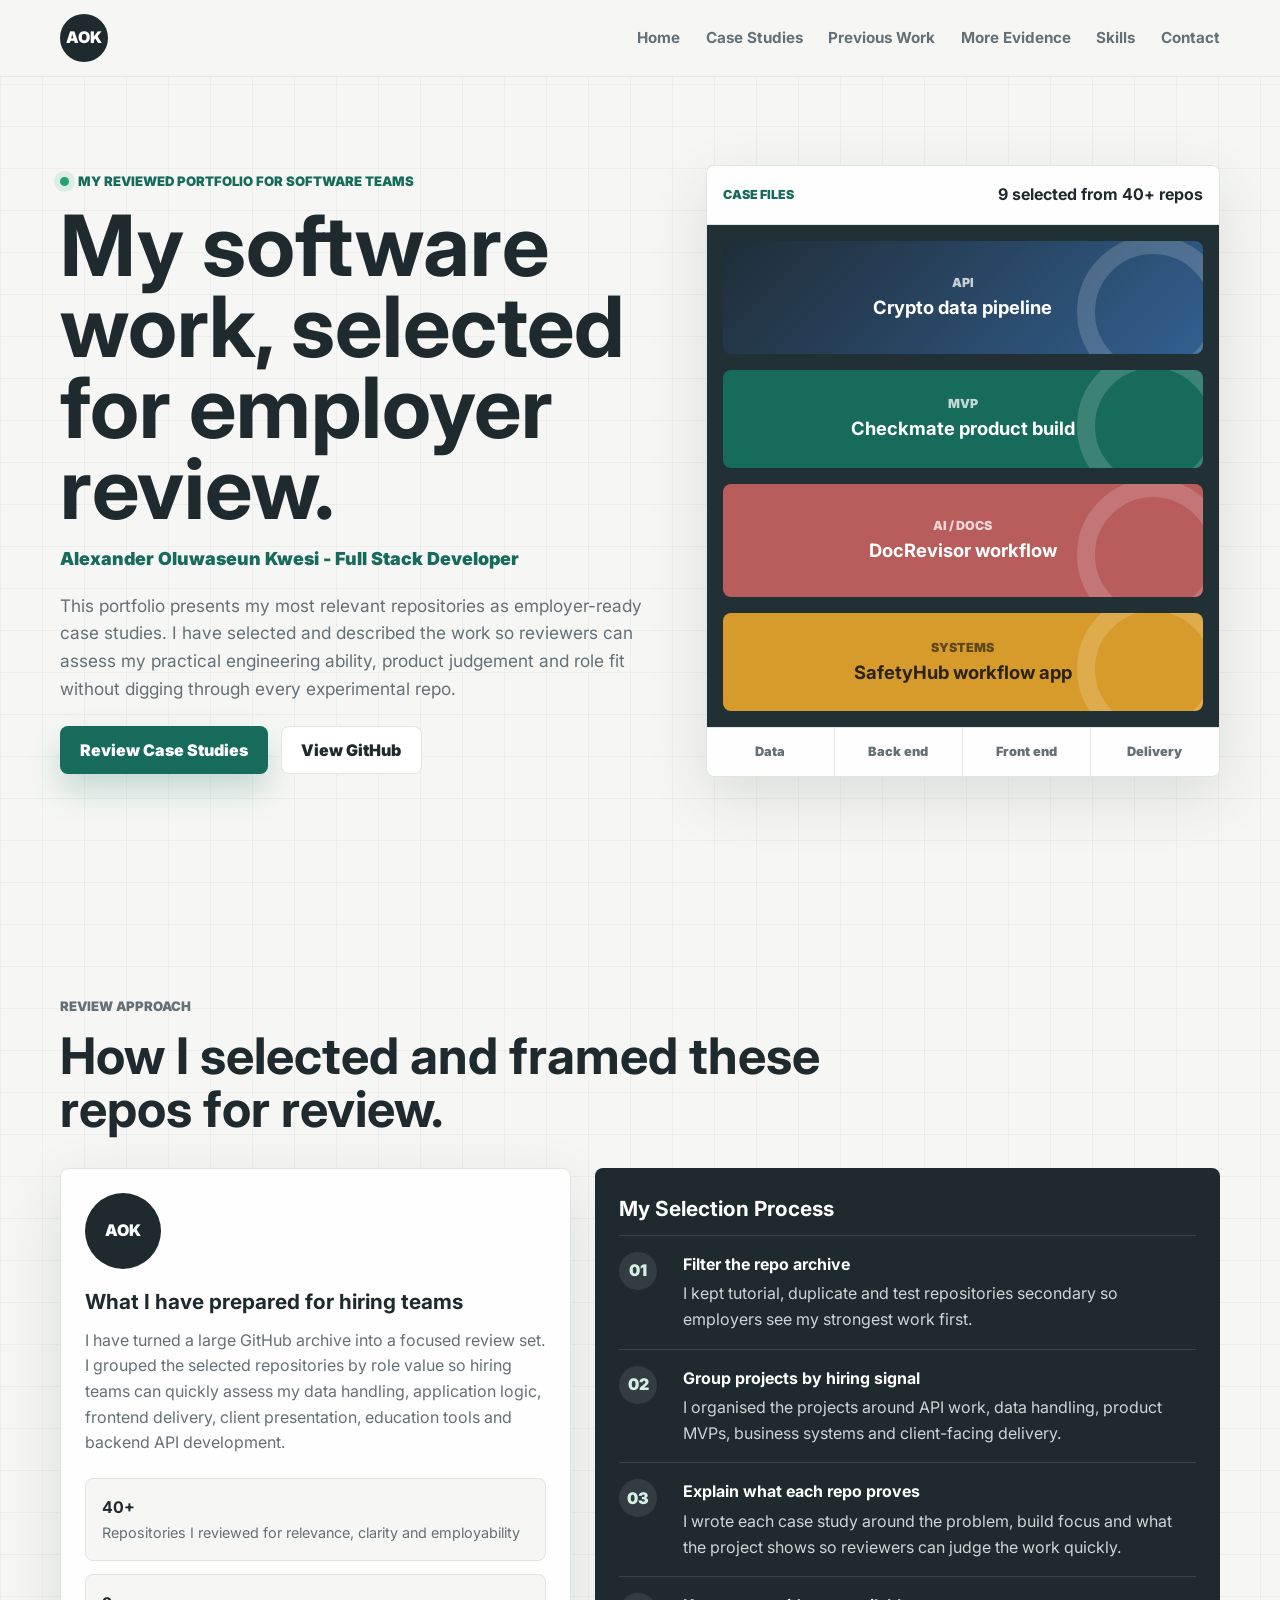
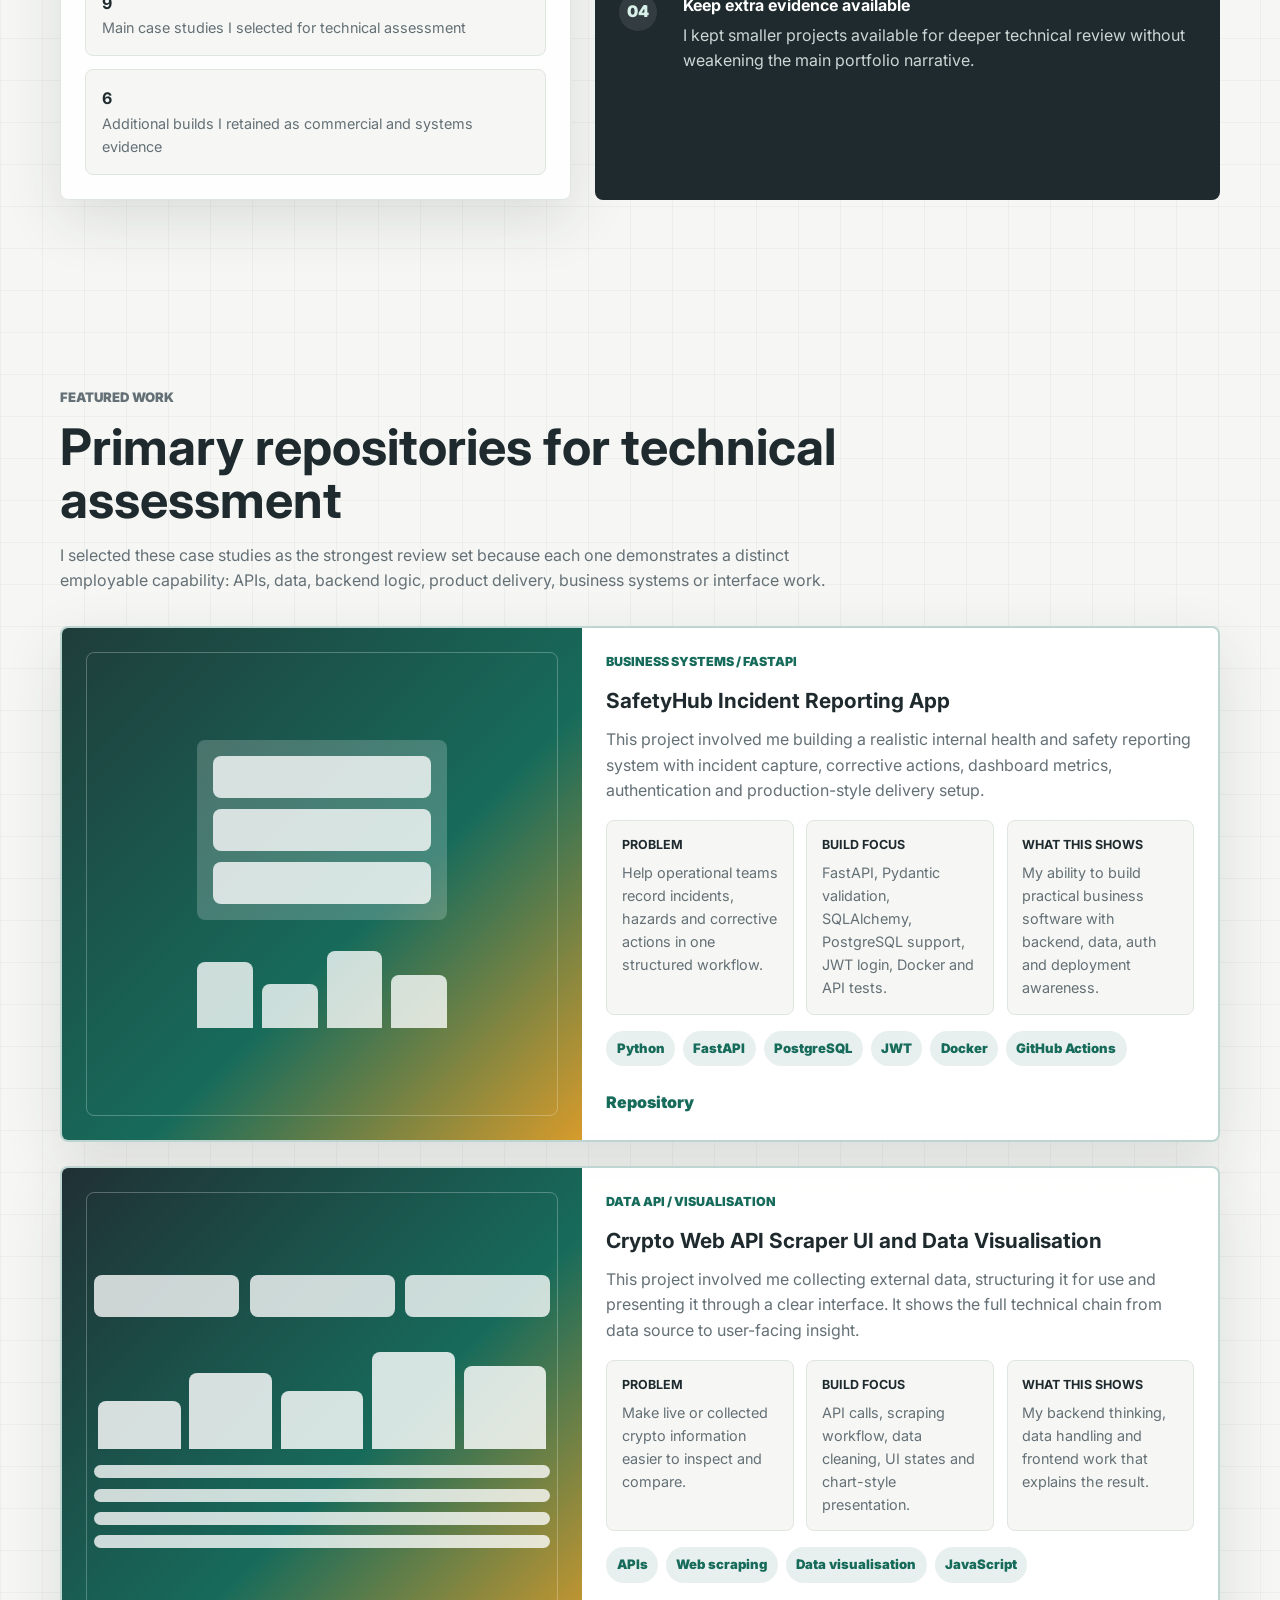
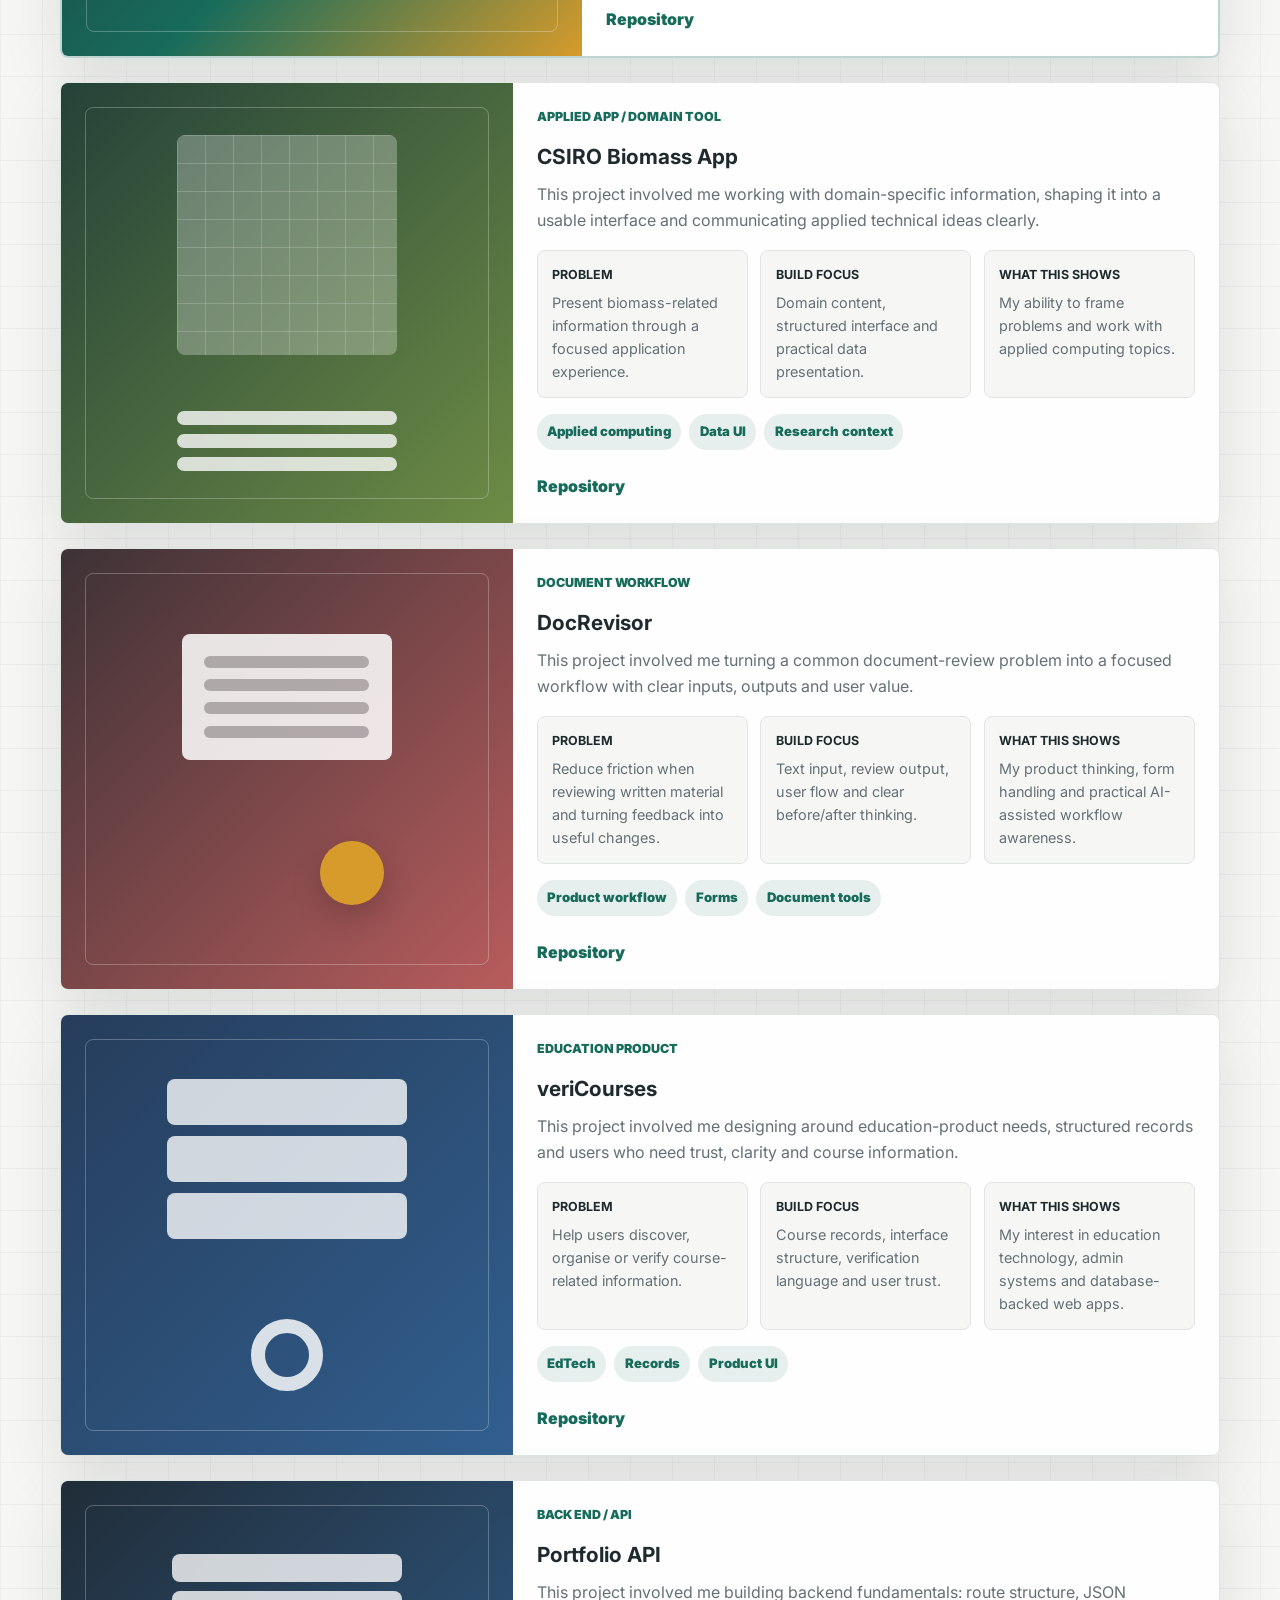
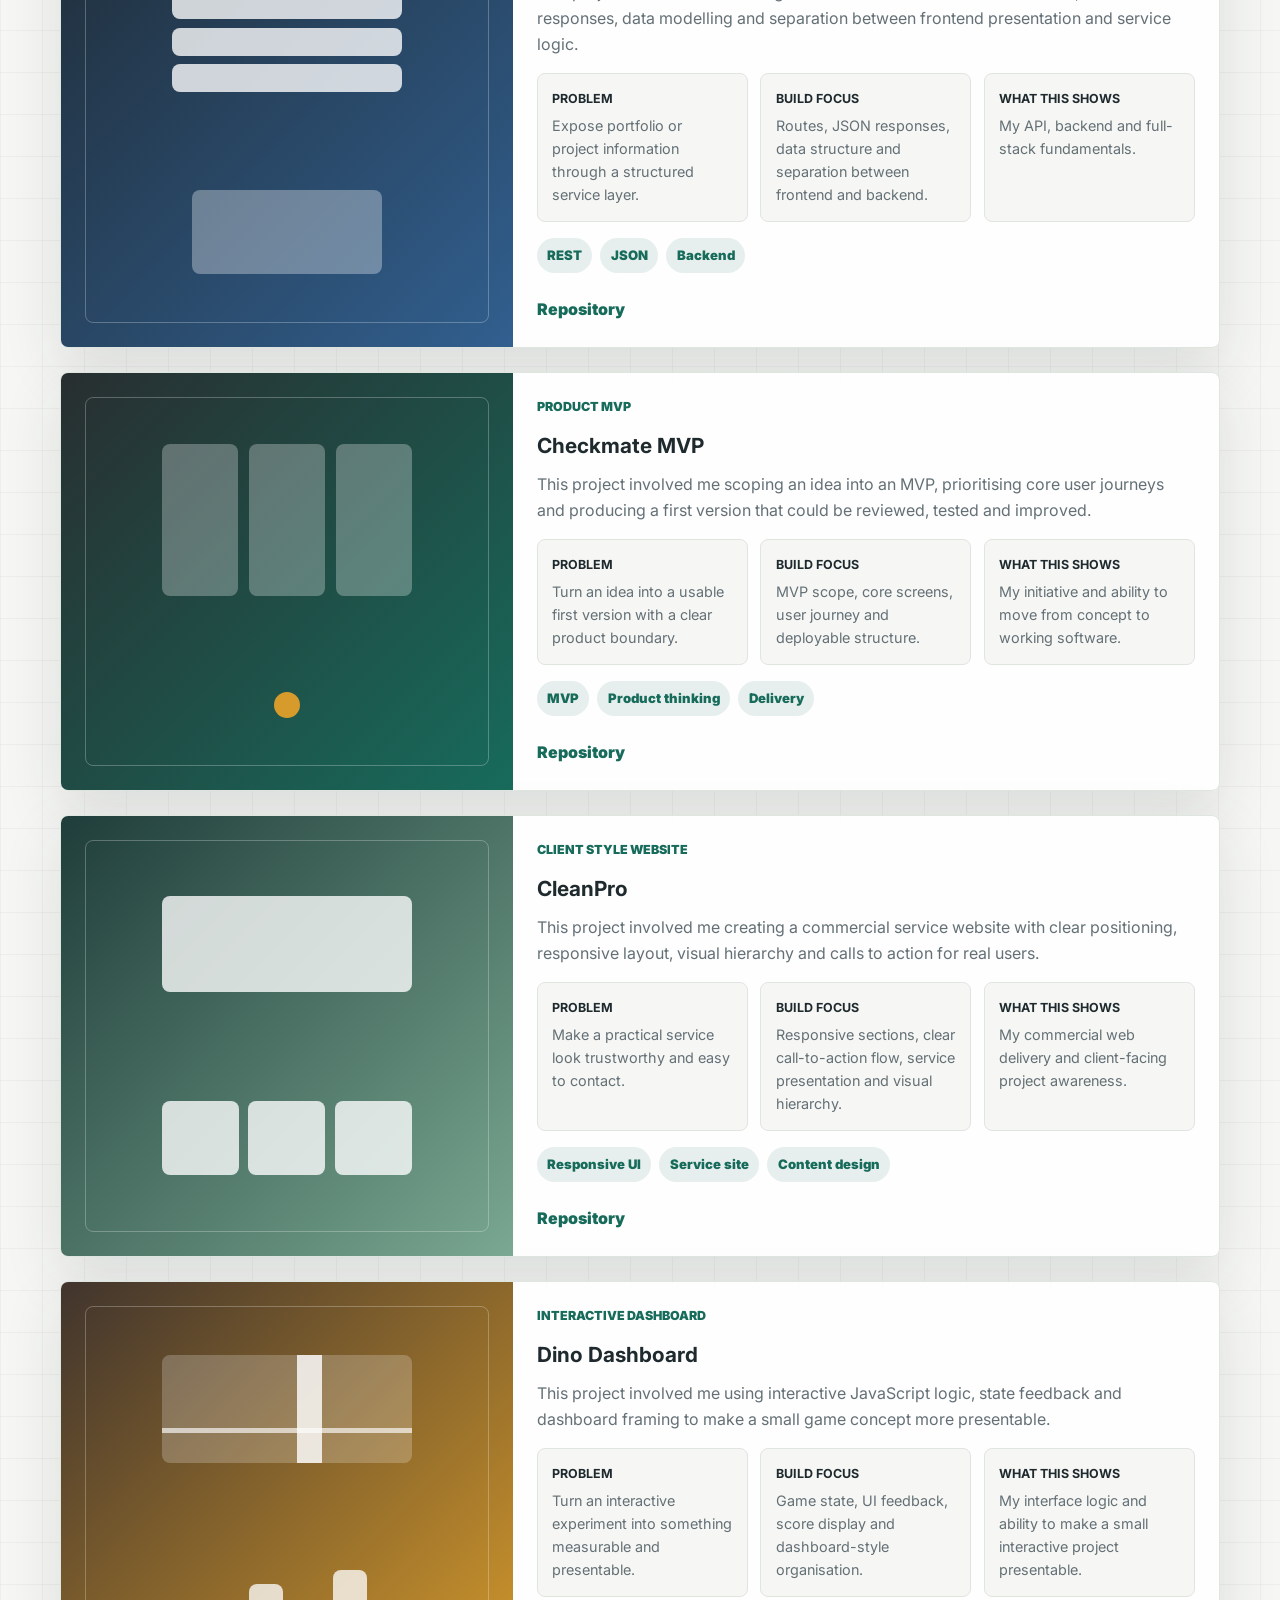
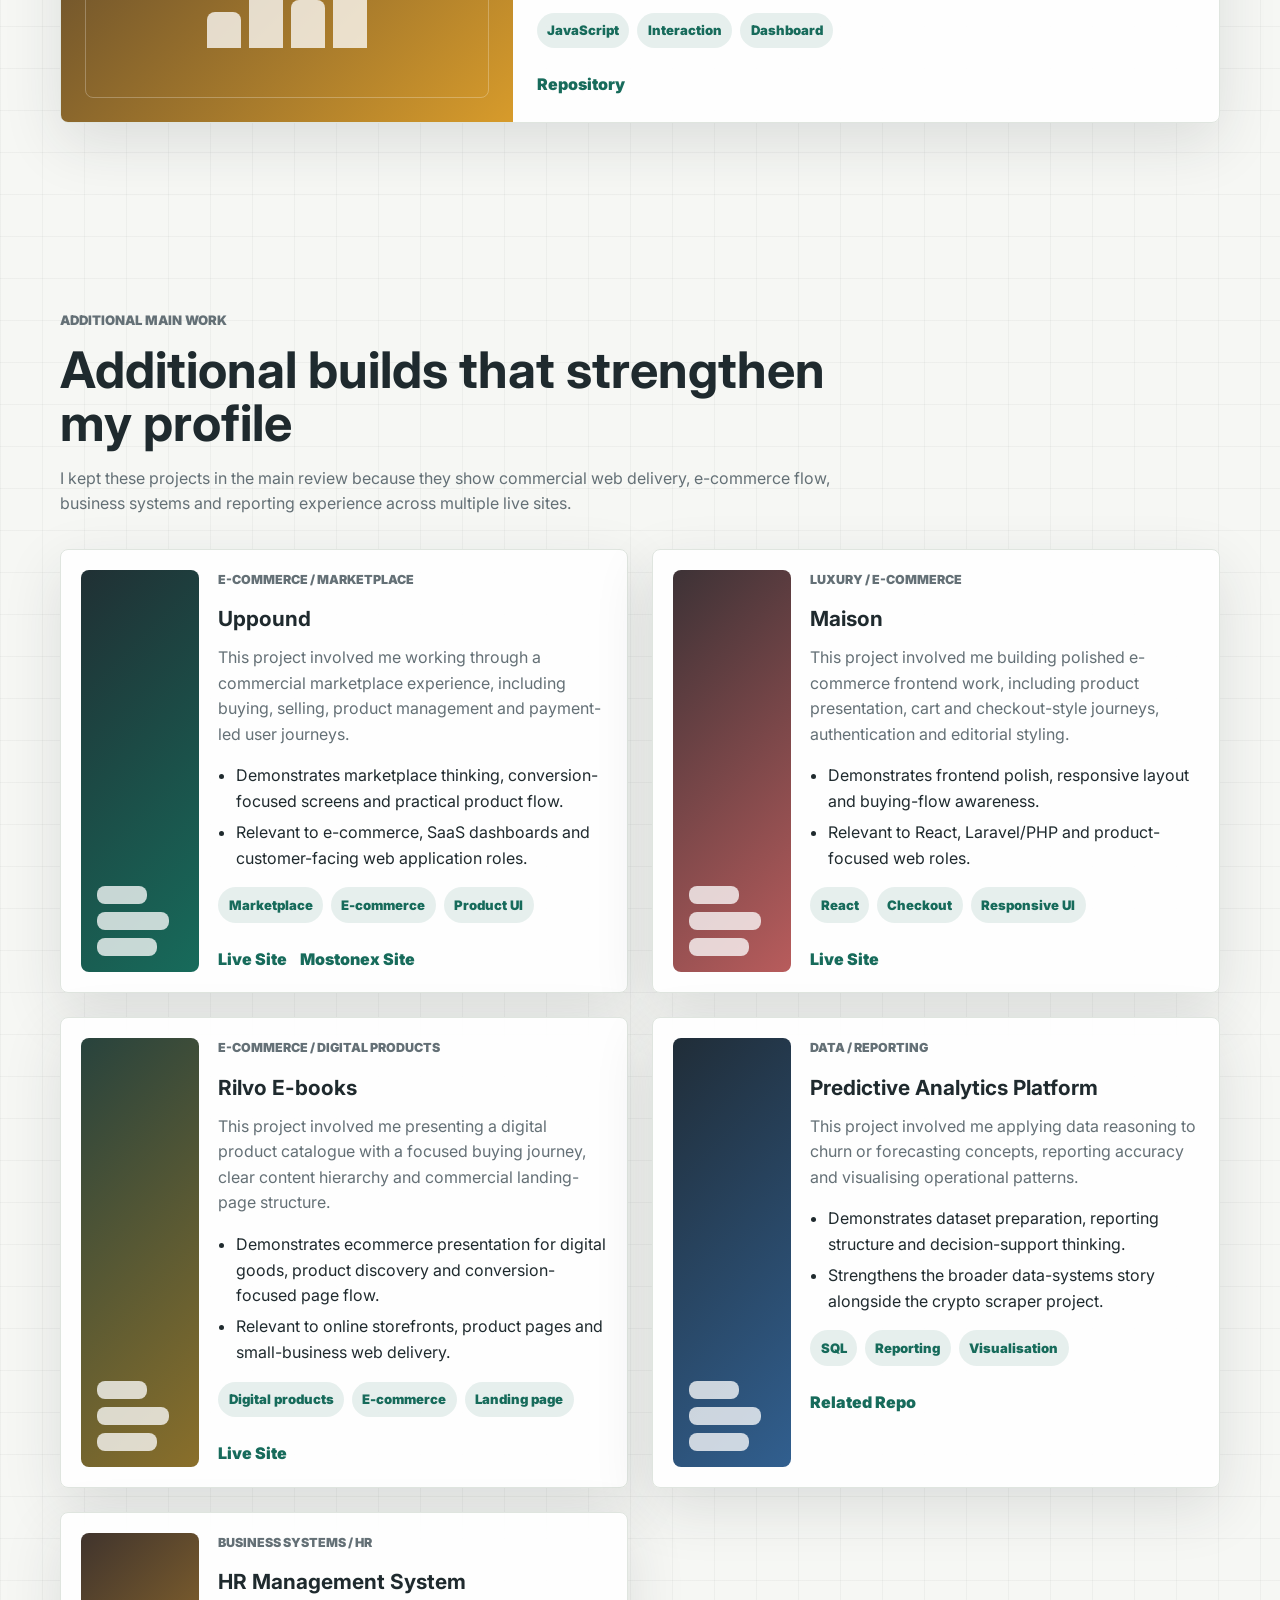
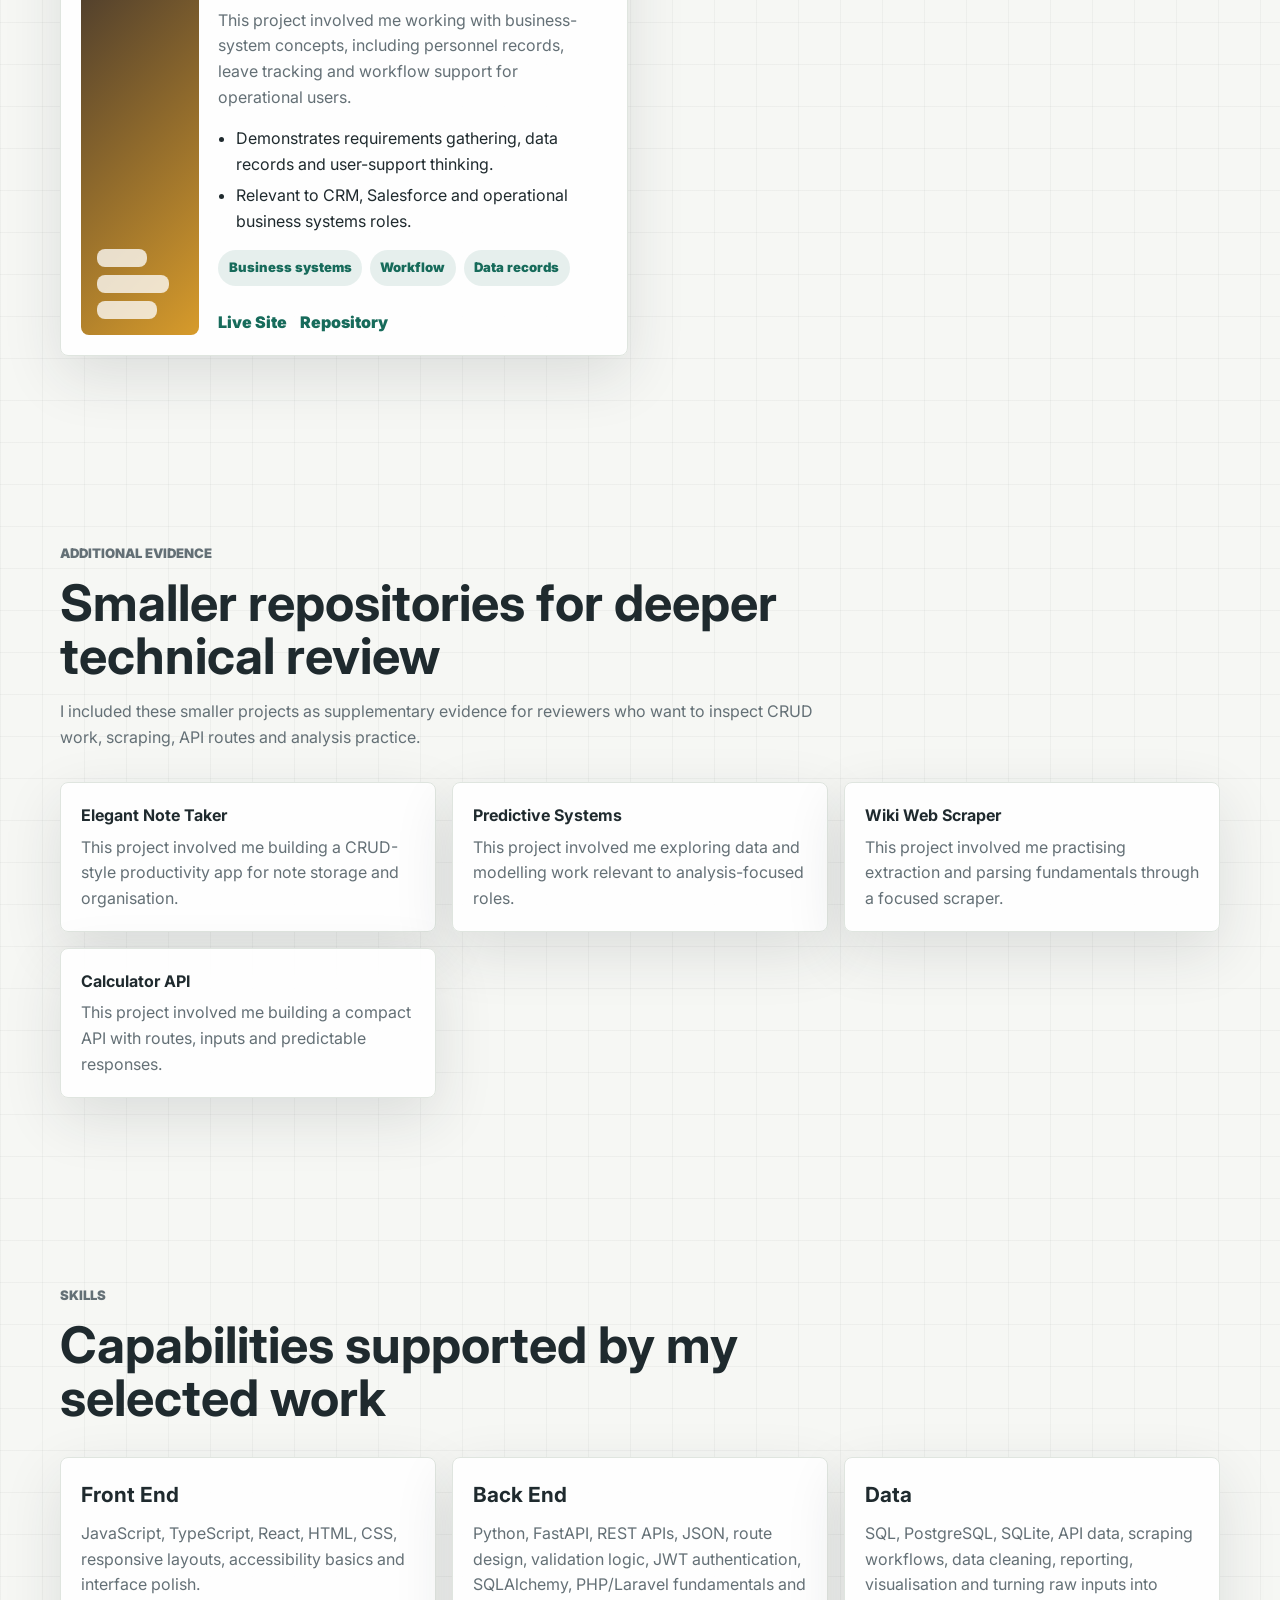
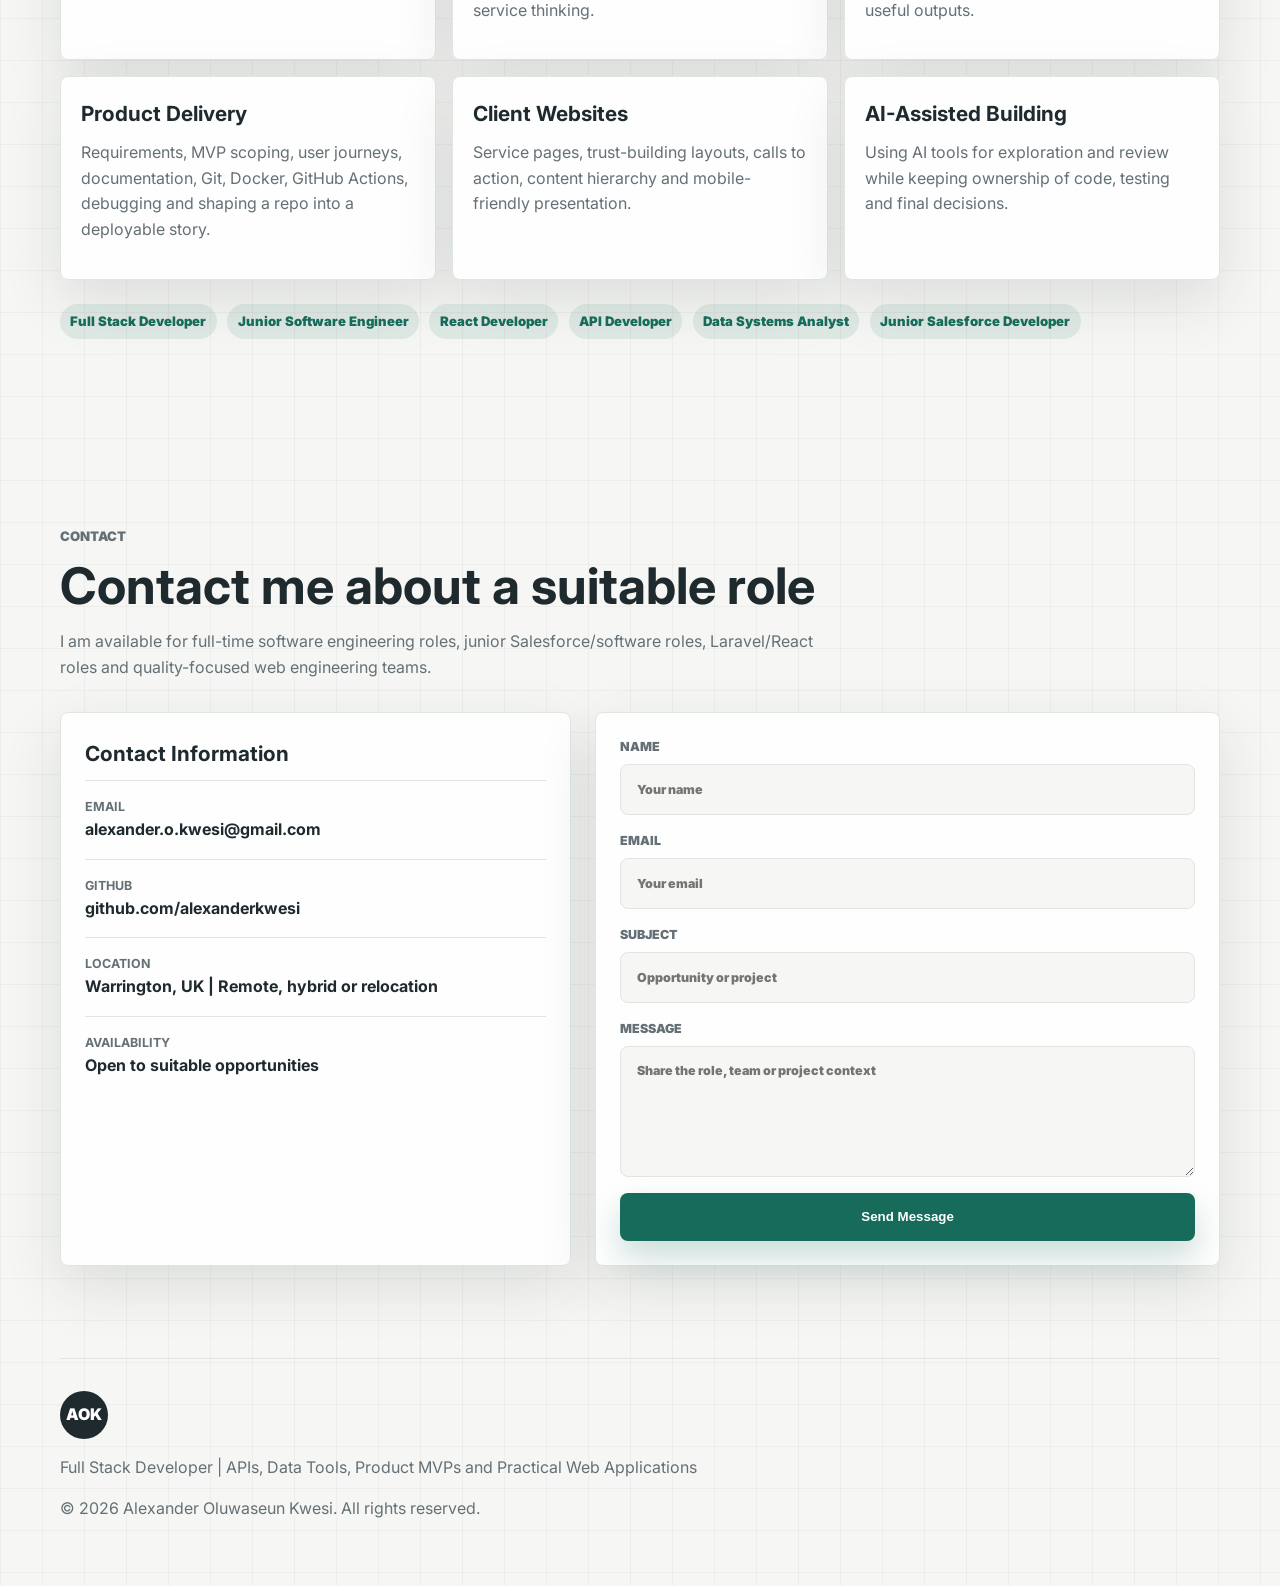
<file: index.html>
<!doctype html>
<html lang="en">
<head>
  <meta charset="utf-8">
  <meta name="viewport" content="width=device-width, initial-scale=1">
  <title>Alexander Oluwaseun Kwesi | Portfolio Case Studies</title>
  <meta name="description" content="My employer-facing software portfolio, showing case studies in APIs, data visualisation, document tools, product MVPs, education technology and full-stack web applications.">
  <meta name="theme-color" content="#f6f7f4">
  <meta property="og:title" content="Alexander Oluwaseun Kwesi | Portfolio Case Studies">
  <meta property="og:description" content="A curated set of software case studies across APIs, data, full-stack products, client websites and learning tools.">
  <meta property="og:type" content="website">
  <link rel="preconnect" href="https://fonts.googleapis.com">
  <link rel="preconnect" href="https://fonts.gstatic.com" crossorigin>
  <link href="https://fonts.googleapis.com/css2?family=Inter:wght@400;500;600;700;800;900&display=swap" rel="stylesheet">
  <link rel="stylesheet" href="styles.css">
</head>
<body>
  <a class="skip-link" href="#main">Skip to content</a>

  <header class="site-header" data-header>
    <nav class="nav" aria-label="Primary navigation">
      <a class="brand" href="#home" aria-label="Alexander Oluwaseun Kwesi home">AOK</a>
      <button class="nav-toggle" type="button" aria-label="Open menu" aria-expanded="false" data-nav-toggle>
        <span></span>
        <span></span>
      </button>
      <div class="nav-links" data-nav-menu>
        <a href="#home">Home</a>
        <a href="#case-studies">Case Studies</a>
        <a href="#previous-work">Previous Work</a>
        <a href="#lab">More Evidence</a>
        <a href="#skills">Skills</a>
        <a href="#contact">Contact</a>
      </div>
    </nav>
  </header>

  <main id="main">
    <section class="hero section" id="home">
      <div class="hero-grid">
        <div class="hero-copy">
          <p class="status"><span></span> My reviewed portfolio for software teams</p>
          <h1>My software work, selected for employer review.</h1>
          <p class="role-line">Alexander Oluwaseun Kwesi - Full Stack Developer</p>
          <p class="hero-text">
            This portfolio presents my most relevant repositories as employer-ready case studies. I have selected and
            described the work so reviewers can assess my practical engineering ability, product judgement and role fit
            without digging through every experimental repo.
          </p>
          <div class="hero-actions" aria-label="Primary actions">
            <a class="button primary" href="#case-studies">Review Case Studies</a>
            <a class="button ghost" href="https://github.com/alexanderkwesi" target="_blank" rel="noreferrer">View GitHub</a>
          </div>
        </div>

        <div class="workbench" aria-label="Portfolio workbench summary">
          <div class="workbench-top">
            <span>case files</span>
            <strong>9 selected from 40+ repos</strong>
          </div>
          <div class="signal-board">
            <div class="signal-card api">
              <span>API</span>
              <strong>Crypto data pipeline</strong>
            </div>
            <div class="signal-card product">
              <span>MVP</span>
              <strong>Checkmate product build</strong>
            </div>
            <div class="signal-card docs">
              <span>AI / Docs</span>
              <strong>DocRevisor workflow</strong>
            </div>
            <div class="signal-card web">
              <span>Systems</span>
              <strong>SafetyHub workflow app</strong>
            </div>
          </div>
          <div class="proof-ribbon">
            <span>Data</span>
            <span>Back end</span>
            <span>Front end</span>
            <span>Delivery</span>
          </div>
        </div>
      </div>
    </section>

    <section class="section about" id="about">
      <div class="section-heading">
        <p class="eyebrow">Review Approach</p>
        <h2>How I selected and framed these repos for review.</h2>
      </div>
      <div class="about-grid">
        <article class="profile-card">
          <div class="avatar" aria-hidden="true">AOK</div>
          <h3>What I have prepared for hiring teams</h3>
          <p>
            I have turned a large GitHub archive into a focused review set. I grouped the selected repositories by
            role value so hiring teams can quickly assess my data handling, application logic, frontend delivery,
            client presentation, education tools and backend API development.
          </p>
          <div class="stats">
            <div><strong>40+</strong><span>Repositories I reviewed for relevance, clarity and employability</span></div>
            <div><strong>9</strong><span>Main case studies I selected for technical assessment</span></div>
            <div><strong>6</strong><span>Additional builds I retained as commercial and systems evidence</span></div>
          </div>
        </article>

        <div class="build-list">
          <h3>My Selection Process</h3>
          <div class="build-item">
            <span>01</span>
            <div>
              <h4>Filter the repo archive</h4>
              <p>I kept tutorial, duplicate and test repositories secondary so employers see my strongest work first.</p>
            </div>
          </div>
          <div class="build-item">
            <span>02</span>
            <div>
              <h4>Group projects by hiring signal</h4>
              <p>I organised the projects around API work, data handling, product MVPs, business systems and client-facing delivery.</p>
            </div>
          </div>
          <div class="build-item">
            <span>03</span>
            <div>
              <h4>Explain what each repo proves</h4>
              <p>I wrote each case study around the problem, build focus and what the project shows so reviewers can judge the work quickly.</p>
            </div>
          </div>
          <div class="build-item">
            <span>04</span>
            <div>
              <h4>Keep extra evidence available</h4>
              <p>I kept smaller projects available for deeper technical review without weakening the main portfolio narrative.</p>
            </div>
          </div>
        </div>
      </div>
    </section>

    <section class="section case-studies" id="case-studies">
      <div class="section-heading">
        <p class="eyebrow">Featured Work</p>
        <h2>Primary repositories for technical assessment</h2>
        <p>I selected these case studies as the strongest review set because each one demonstrates a distinct employable capability: APIs, data, backend logic, product delivery, business systems or interface work.</p>
      </div>

      <div class="case-list">
        <article class="case-card flagship">
          <div class="case-visual safety" aria-hidden="true">
            <div class="safety-panel">
              <span></span><span></span><span></span>
            </div>
            <div class="safety-metrics">
              <i></i><i></i><i></i><i></i>
            </div>
          </div>
          <div class="case-content">
            <p class="project-type">Business Systems / FastAPI</p>
            <h3>SafetyHub Incident Reporting App</h3>
            <p class="case-summary">
              This project involved me building a realistic internal health and safety reporting system with incident capture,
              corrective actions, dashboard metrics, authentication and production-style delivery setup.
            </p>
            <div class="case-grid">
              <div><strong>Problem</strong><span>Help operational teams record incidents, hazards and corrective actions in one structured workflow.</span></div>
              <div><strong>Build Focus</strong><span>FastAPI, Pydantic validation, SQLAlchemy, PostgreSQL support, JWT login, Docker and API tests.</span></div>
              <div><strong>What This Shows</strong><span>My ability to build practical business software with backend, data, auth and deployment awareness.</span></div>
            </div>
            <div class="tags">
              <span>Python</span><span>FastAPI</span><span>PostgreSQL</span><span>JWT</span><span>Docker</span><span>GitHub Actions</span>
            </div>
            <div class="project-links">
              <a href="https://github.com/alexanderkwesi/health-safety-incident-reporting-app" target="_blank" rel="noreferrer">Repository</a>
            </div>
          </div>
        </article>

        <article class="case-card flagship">
          <div class="case-visual crypto" aria-hidden="true">
            <div class="ticker-row"><span></span><span></span><span></span></div>
            <div class="line-chart"><i></i><i></i><i></i><i></i><i></i></div>
            <div class="data-table"><span></span><span></span><span></span><span></span></div>
          </div>
          <div class="case-content">
            <p class="project-type">Data API / Visualisation</p>
            <h3>Crypto Web API Scraper UI and Data Visualisation</h3>
            <p class="case-summary">
              This project involved me collecting external data, structuring it for use and presenting it through a clear
              interface. It shows the full technical chain from data source to user-facing insight.
            </p>
            <div class="case-grid">
              <div><strong>Problem</strong><span>Make live or collected crypto information easier to inspect and compare.</span></div>
              <div><strong>Build Focus</strong><span>API calls, scraping workflow, data cleaning, UI states and chart-style presentation.</span></div>
              <div><strong>What This Shows</strong><span>My backend thinking, data handling and frontend work that explains the result.</span></div>
            </div>
            <div class="tags">
              <span>APIs</span><span>Web scraping</span><span>Data visualisation</span><span>JavaScript</span>
            </div>
            <div class="project-links">
              <a href="https://github.com/alexanderkwesi/Crypto-Web-API-Scraper-UI-and-Data-Visualisation" target="_blank" rel="noreferrer">Repository</a>
            </div>
          </div>
        </article>

        <article class="case-card">
          <div class="case-visual biomass" aria-hidden="true">
            <div class="map-grid"></div>
            <div class="metric-stack"><span></span><span></span><span></span></div>
          </div>
          <div class="case-content">
            <p class="project-type">Applied App / Domain Tool</p>
            <h3>CSIRO Biomass App</h3>
            <p class="case-summary">This project involved me working with domain-specific information, shaping it into a usable interface and communicating applied technical ideas clearly.</p>
            <div class="case-grid">
              <div><strong>Problem</strong><span>Present biomass-related information through a focused application experience.</span></div>
              <div><strong>Build Focus</strong><span>Domain content, structured interface and practical data presentation.</span></div>
              <div><strong>What This Shows</strong><span>My ability to frame problems and work with applied computing topics.</span></div>
            </div>
            <div class="tags">
              <span>Applied computing</span><span>Data UI</span><span>Research context</span>
            </div>
            <div class="project-links">
              <a href="https://github.com/alexanderkwesi/csiro-biomass-app" target="_blank" rel="noreferrer">Repository</a>
            </div>
          </div>
        </article>

        <article class="case-card">
          <div class="case-visual docs" aria-hidden="true">
            <div class="document-page"><span></span><span></span><span></span><span></span></div>
            <div class="review-mark"></div>
          </div>
          <div class="case-content">
            <p class="project-type">Document Workflow</p>
            <h3>DocRevisor</h3>
            <p class="case-summary">This project involved me turning a common document-review problem into a focused workflow with clear inputs, outputs and user value.</p>
            <div class="case-grid">
              <div><strong>Problem</strong><span>Reduce friction when reviewing written material and turning feedback into useful changes.</span></div>
              <div><strong>Build Focus</strong><span>Text input, review output, user flow and clear before/after thinking.</span></div>
              <div><strong>What This Shows</strong><span>My product thinking, form handling and practical AI-assisted workflow awareness.</span></div>
            </div>
            <div class="tags">
              <span>Product workflow</span><span>Forms</span><span>Document tools</span>
            </div>
            <div class="project-links">
              <a href="https://github.com/alexanderkwesi/DocRevisor" target="_blank" rel="noreferrer">Repository</a>
            </div>
          </div>
        </article>

        <article class="case-card">
          <div class="case-visual courses" aria-hidden="true">
            <div class="course-row"><span></span><span></span><span></span></div>
            <div class="badge-check"></div>
          </div>
          <div class="case-content">
            <p class="project-type">Education Product</p>
            <h3>veriCourses</h3>
            <p class="case-summary">This project involved me designing around education-product needs, structured records and users who need trust, clarity and course information.</p>
            <div class="case-grid">
              <div><strong>Problem</strong><span>Help users discover, organise or verify course-related information.</span></div>
              <div><strong>Build Focus</strong><span>Course records, interface structure, verification language and user trust.</span></div>
              <div><strong>What This Shows</strong><span>My interest in education technology, admin systems and database-backed web apps.</span></div>
            </div>
            <div class="tags">
              <span>EdTech</span><span>Records</span><span>Product UI</span>
            </div>
            <div class="project-links">
              <a href="https://github.com/alexanderkwesi/veriCourses" target="_blank" rel="noreferrer">Repository</a>
            </div>
          </div>
        </article>

        <article class="case-card">
          <div class="case-visual api" aria-hidden="true">
            <div class="endpoint-list"><span></span><span></span><span></span><span></span></div>
            <div class="response-box"></div>
          </div>
          <div class="case-content">
            <p class="project-type">Back End / API</p>
            <h3>Portfolio API</h3>
            <p class="case-summary">This project involved me building backend fundamentals: route structure, JSON responses, data modelling and separation between frontend presentation and service logic.</p>
            <div class="case-grid">
              <div><strong>Problem</strong><span>Expose portfolio or project information through a structured service layer.</span></div>
              <div><strong>Build Focus</strong><span>Routes, JSON responses, data structure and separation between frontend and backend.</span></div>
              <div><strong>What This Shows</strong><span>My API, backend and full-stack fundamentals.</span></div>
            </div>
            <div class="tags">
              <span>REST</span><span>JSON</span><span>Backend</span>
            </div>
            <div class="project-links">
              <a href="https://github.com/alexanderkwesi/portfolio-api" target="_blank" rel="noreferrer">Repository</a>
            </div>
          </div>
        </article>

        <article class="case-card">
          <div class="case-visual mvp" aria-hidden="true">
            <div class="kanban"><span></span><span></span><span></span></div>
            <div class="launch-dot"></div>
          </div>
          <div class="case-content">
            <p class="project-type">Product MVP</p>
            <h3>Checkmate MVP</h3>
            <p class="case-summary">This project involved me scoping an idea into an MVP, prioritising core user journeys and producing a first version that could be reviewed, tested and improved.</p>
            <div class="case-grid">
              <div><strong>Problem</strong><span>Turn an idea into a usable first version with a clear product boundary.</span></div>
              <div><strong>Build Focus</strong><span>MVP scope, core screens, user journey and deployable structure.</span></div>
              <div><strong>What This Shows</strong><span>My initiative and ability to move from concept to working software.</span></div>
            </div>
            <div class="tags">
              <span>MVP</span><span>Product thinking</span><span>Delivery</span>
            </div>
            <div class="project-links">
              <a href="https://github.com/afkwesi/checkmate-mvp" target="_blank" rel="noreferrer">Repository</a>
            </div>
          </div>
        </article>

        <article class="case-card">
          <div class="case-visual service" aria-hidden="true">
            <div class="service-hero"></div>
            <div class="service-cards"><span></span><span></span><span></span></div>
          </div>
          <div class="case-content">
            <p class="project-type">Client Style Website</p>
            <h3>CleanPro</h3>
            <p class="case-summary">This project involved me creating a commercial service website with clear positioning, responsive layout, visual hierarchy and calls to action for real users.</p>
            <div class="case-grid">
              <div><strong>Problem</strong><span>Make a practical service look trustworthy and easy to contact.</span></div>
              <div><strong>Build Focus</strong><span>Responsive sections, clear call-to-action flow, service presentation and visual hierarchy.</span></div>
              <div><strong>What This Shows</strong><span>My commercial web delivery and client-facing project awareness.</span></div>
            </div>
            <div class="tags">
              <span>Responsive UI</span><span>Service site</span><span>Content design</span>
            </div>
            <div class="project-links">
              <a href="https://github.com/alexanderkwesi/cleanPro" target="_blank" rel="noreferrer">Repository</a>
            </div>
          </div>
        </article>

        <article class="case-card">
          <div class="case-visual dashboard" aria-hidden="true">
            <div class="mini-game"></div>
            <div class="dashboard-bars"><span></span><span></span><span></span><span></span></div>
          </div>
          <div class="case-content">
            <p class="project-type">Interactive Dashboard</p>
            <h3>Dino Dashboard</h3>
            <p class="case-summary">This project involved me using interactive JavaScript logic, state feedback and dashboard framing to make a small game concept more presentable.</p>
            <div class="case-grid">
              <div><strong>Problem</strong><span>Turn an interactive experiment into something measurable and presentable.</span></div>
              <div><strong>Build Focus</strong><span>Game state, UI feedback, score display and dashboard-style organisation.</span></div>
              <div><strong>What This Shows</strong><span>My interface logic and ability to make a small interactive project presentable.</span></div>
            </div>
            <div class="tags">
              <span>JavaScript</span><span>Interaction</span><span>Dashboard</span>
            </div>
            <div class="project-links">
              <a href="https://github.com/alexanderkwesi/Dino-Dashboard" target="_blank" rel="noreferrer">Repository</a>
            </div>
          </div>
        </article>
      </div>
    </section>

    <section class="section previous-work" id="previous-work">
      <div class="section-heading">
        <p class="eyebrow">Additional Main Work</p>
        <h2>Additional builds that strengthen my profile</h2>
        <p>I kept these projects in the main review because they show commercial web delivery, e-commerce flow, business systems and reporting experience across multiple live sites.</p>
      </div>

      <div class="previous-grid">
        <article class="previous-card commerce">
          <div class="previous-mark" aria-hidden="true">
            <span></span><span></span><span></span>
          </div>
          <div>
            <p class="project-type">E-commerce / Marketplace</p>
            <h3>Uppound</h3>
            <p>This project involved me working through a commercial marketplace experience, including buying, selling, product management and payment-led user journeys.</p>
            <ul>
              <li>Demonstrates marketplace thinking, conversion-focused screens and practical product flow.</li>
              <li>Relevant to e-commerce, SaaS dashboards and customer-facing web application roles.</li>
            </ul>
            <div class="tags">
              <span>Marketplace</span><span>E-commerce</span><span>Product UI</span>
            </div>
            <div class="project-links">
              <a href="https://uppound.co.uk" target="_blank" rel="noreferrer">Live Site</a>
              <a href="https://mostonex.uppound.co.uk" target="_blank" rel="noreferrer">Mostonex Site</a>
            </div>
          </div>
        </article>

        <article class="previous-card fashion">
          <div class="previous-mark" aria-hidden="true">
            <span></span><span></span><span></span>
          </div>
          <div>
            <p class="project-type">Luxury / E-commerce</p>
            <h3>Maison</h3>
            <p>This project involved me building polished e-commerce frontend work, including product presentation, cart and checkout-style journeys, authentication and editorial styling.</p>
            <ul>
              <li>Demonstrates frontend polish, responsive layout and buying-flow awareness.</li>
              <li>Relevant to React, Laravel/PHP and product-focused web roles.</li>
            </ul>
            <div class="tags">
              <span>React</span><span>Checkout</span><span>Responsive UI</span>
            </div>
            <div class="project-links">
              <a href="https://maison.me.uk" target="_blank" rel="noreferrer">Live Site</a>
            </div>
          </div>
        </article>

        <article class="previous-card ebooks">
          <div class="previous-mark" aria-hidden="true">
            <span></span><span></span><span></span>
          </div>
          <div>
            <p class="project-type">E-commerce / Digital Products</p>
            <h3>Rilvo E-books</h3>
            <p>This project involved me presenting a digital product catalogue with a focused buying journey, clear content hierarchy and commercial landing-page structure.</p>
            <ul>
              <li>Demonstrates ecommerce presentation for digital goods, product discovery and conversion-focused page flow.</li>
              <li>Relevant to online storefronts, product pages and small-business web delivery.</li>
            </ul>
            <div class="tags">
              <span>Digital products</span><span>E-commerce</span><span>Landing page</span>
            </div>
            <div class="project-links">
              <a href="https://www.rilvo-ebooks.co.uk" target="_blank" rel="noreferrer">Live Site</a>
            </div>
          </div>
        </article>

        <article class="previous-card analytics">
          <div class="previous-mark" aria-hidden="true">
            <span></span><span></span><span></span>
          </div>
          <div>
            <p class="project-type">Data / Reporting</p>
            <h3>Predictive Analytics Platform</h3>
            <p>This project involved me applying data reasoning to churn or forecasting concepts, reporting accuracy and visualising operational patterns.</p>
            <ul>
              <li>Demonstrates dataset preparation, reporting structure and decision-support thinking.</li>
              <li>Strengthens the broader data-systems story alongside the crypto scraper project.</li>
            </ul>
            <div class="tags">
              <span>SQL</span><span>Reporting</span><span>Visualisation</span>
            </div>
            <div class="project-links">
              <a href="https://github.com/alexanderkwesi/predictive-systems" target="_blank" rel="noreferrer">Related Repo</a>
            </div>
          </div>
        </article>

        <article class="previous-card hr">
          <div class="previous-mark" aria-hidden="true">
            <span></span><span></span><span></span>
          </div>
          <div>
            <p class="project-type">Business Systems / HR</p>
            <h3>HR Management System</h3>
            <p>This project involved me working with business-system concepts, including personnel records, leave tracking and workflow support for operational users.</p>
            <ul>
              <li>Demonstrates requirements gathering, data records and user-support thinking.</li>
              <li>Relevant to CRM, Salesforce and operational business systems roles.</li>
            </ul>
            <div class="tags">
              <span>Business systems</span><span>Workflow</span><span>Data records</span>
            </div>
            <div class="project-links">
              <a href="https://www.uvcpersonnel.net" target="_blank" rel="noreferrer">Live Site</a>
              <a href="https://github.com/alexanderkwesi/uvcpersonnelimage" target="_blank" rel="noreferrer">Repository</a>
            </div>
          </div>
        </article>
      </div>
    </section>

    <section class="section lab" id="lab">
      <div class="section-heading">
        <p class="eyebrow">Additional Evidence</p>
        <h2>Smaller repositories for deeper technical review</h2>
        <p>I included these smaller projects as supplementary evidence for reviewers who want to inspect CRUD work, scraping, API routes and analysis practice.</p>
      </div>
      <div class="lab-grid">
        <a href="https://github.com/alexanderkwesi/elegant_note_taker" target="_blank" rel="noreferrer">
          <strong>Elegant Note Taker</strong>
          <span>This project involved me building a CRUD-style productivity app for note storage and organisation.</span>
        </a>
        <a href="https://github.com/alexanderkwesi/predictive-systems" target="_blank" rel="noreferrer">
          <strong>Predictive Systems</strong>
          <span>This project involved me exploring data and modelling work relevant to analysis-focused roles.</span>
        </a>
        <a href="https://github.com/alexanderkwesi/wikiwebscraper" target="_blank" rel="noreferrer">
          <strong>Wiki Web Scraper</strong>
          <span>This project involved me practising extraction and parsing fundamentals through a focused scraper.</span>
        </a>
        <a href="https://github.com/alexanderkwesi/calculator_api" target="_blank" rel="noreferrer">
          <strong>Calculator API</strong>
          <span>This project involved me building a compact API with routes, inputs and predictable responses.</span>
        </a>
      </div>
    </section>

    <section class="section skills" id="skills">
      <div class="section-heading">
        <p class="eyebrow">Skills</p>
        <h2>Capabilities supported by my selected work</h2>
      </div>
      <div class="skills-grid">
        <article class="skill-group">
          <h3>Front End</h3>
          <p>JavaScript, TypeScript, React, HTML, CSS, responsive layouts, accessibility basics and interface polish.</p>
        </article>
        <article class="skill-group">
          <h3>Back End</h3>
          <p>Python, FastAPI, REST APIs, JSON, route design, validation logic, JWT authentication, SQLAlchemy, PHP/Laravel fundamentals and service thinking.</p>
        </article>
        <article class="skill-group">
          <h3>Data</h3>
          <p>SQL, PostgreSQL, SQLite, API data, scraping workflows, data cleaning, reporting, visualisation and turning raw inputs into useful outputs.</p>
        </article>
        <article class="skill-group">
          <h3>Product Delivery</h3>
          <p>Requirements, MVP scoping, user journeys, documentation, Git, Docker, GitHub Actions, debugging and shaping a repo into a deployable story.</p>
        </article>
        <article class="skill-group">
          <h3>Client Websites</h3>
          <p>Service pages, trust-building layouts, calls to action, content hierarchy and mobile-friendly presentation.</p>
        </article>
        <article class="skill-group">
          <h3>AI-Assisted Building</h3>
          <p>Using AI tools for exploration and review while keeping ownership of code, testing and final decisions.</p>
        </article>
      </div>

      <div class="target-roles" aria-label="Suitable roles">
        <span>Full Stack Developer</span>
        <span>Junior Software Engineer</span>
        <span>React Developer</span>
        <span>API Developer</span>
        <span>Data Systems Analyst</span>
        <span>Junior Salesforce Developer</span>
      </div>
    </section>

    <section class="section contact" id="contact">
      <div class="section-heading">
        <p class="eyebrow">Contact</p>
        <h2>Contact me about a suitable role</h2>
        <p>I am available for full-time software engineering roles, junior Salesforce/software roles, Laravel/React roles and quality-focused web engineering teams.</p>
      </div>

      <div class="contact-grid">
        <div class="contact-card">
          <h3>Contact Information</h3>
          <a class="contact-line" href="mailto:alexander.o.kwesi@gmail.com">
            <span>Email</span>
            alexander.o.kwesi@gmail.com
          </a>
          <a class="contact-line" href="https://github.com/alexanderkwesi" target="_blank" rel="noreferrer">
            <span>GitHub</span>
            github.com/alexanderkwesi
          </a>
          <div class="contact-line">
            <span>Location</span>
            Warrington, UK | Remote, hybrid or relocation
          </div>
          <div class="contact-line">
            <span>Availability</span>
            Open to suitable opportunities
          </div>
        </div>

        <form class="contact-form" action="mailto:alexander.o.kwesi@gmail.com" method="post" enctype="text/plain">
          <label>
            Name
            <input type="text" name="name" placeholder="Your name" required>
          </label>
          <label>
            Email
            <input type="email" name="email" placeholder="Your email" required>
          </label>
          <label>
            Subject
            <input type="text" name="subject" placeholder="Opportunity or project">
          </label>
          <label>
            Message
            <textarea name="message" rows="5" placeholder="Share the role, team or project context"></textarea>
          </label>
          <button class="button primary" type="submit">Send Message</button>
        </form>
      </div>
    </section>
  </main>

  <footer class="footer">
    <a class="brand" href="#home">AOK</a>
    <p>Full Stack Developer | APIs, Data Tools, Product MVPs and Practical Web Applications</p>
    <p>&copy; 2026 Alexander Oluwaseun Kwesi. All rights reserved.</p>
  </footer>

  <button class="back-to-top" type="button" aria-label="Back to top" data-back-to-top>&uarr;</button>
  <script src="script.js"></script>
</body>
</html>
</file>
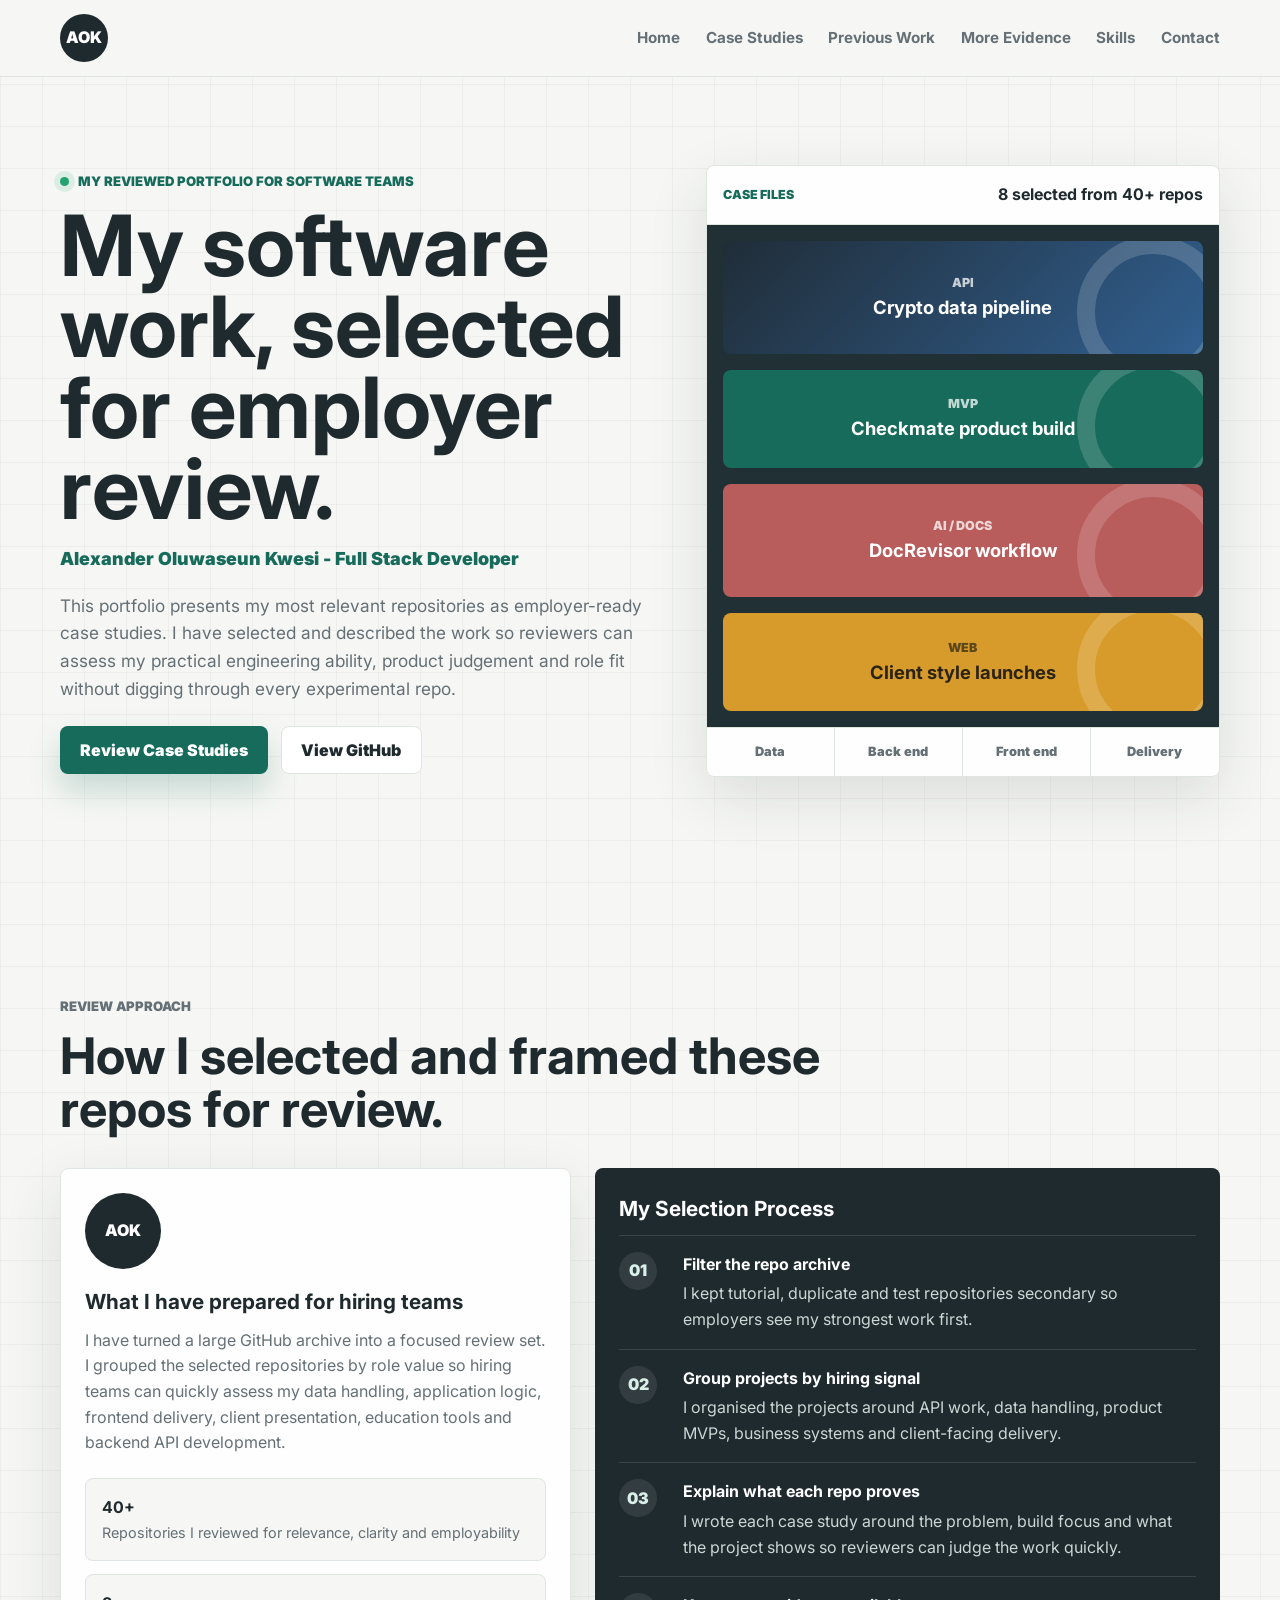
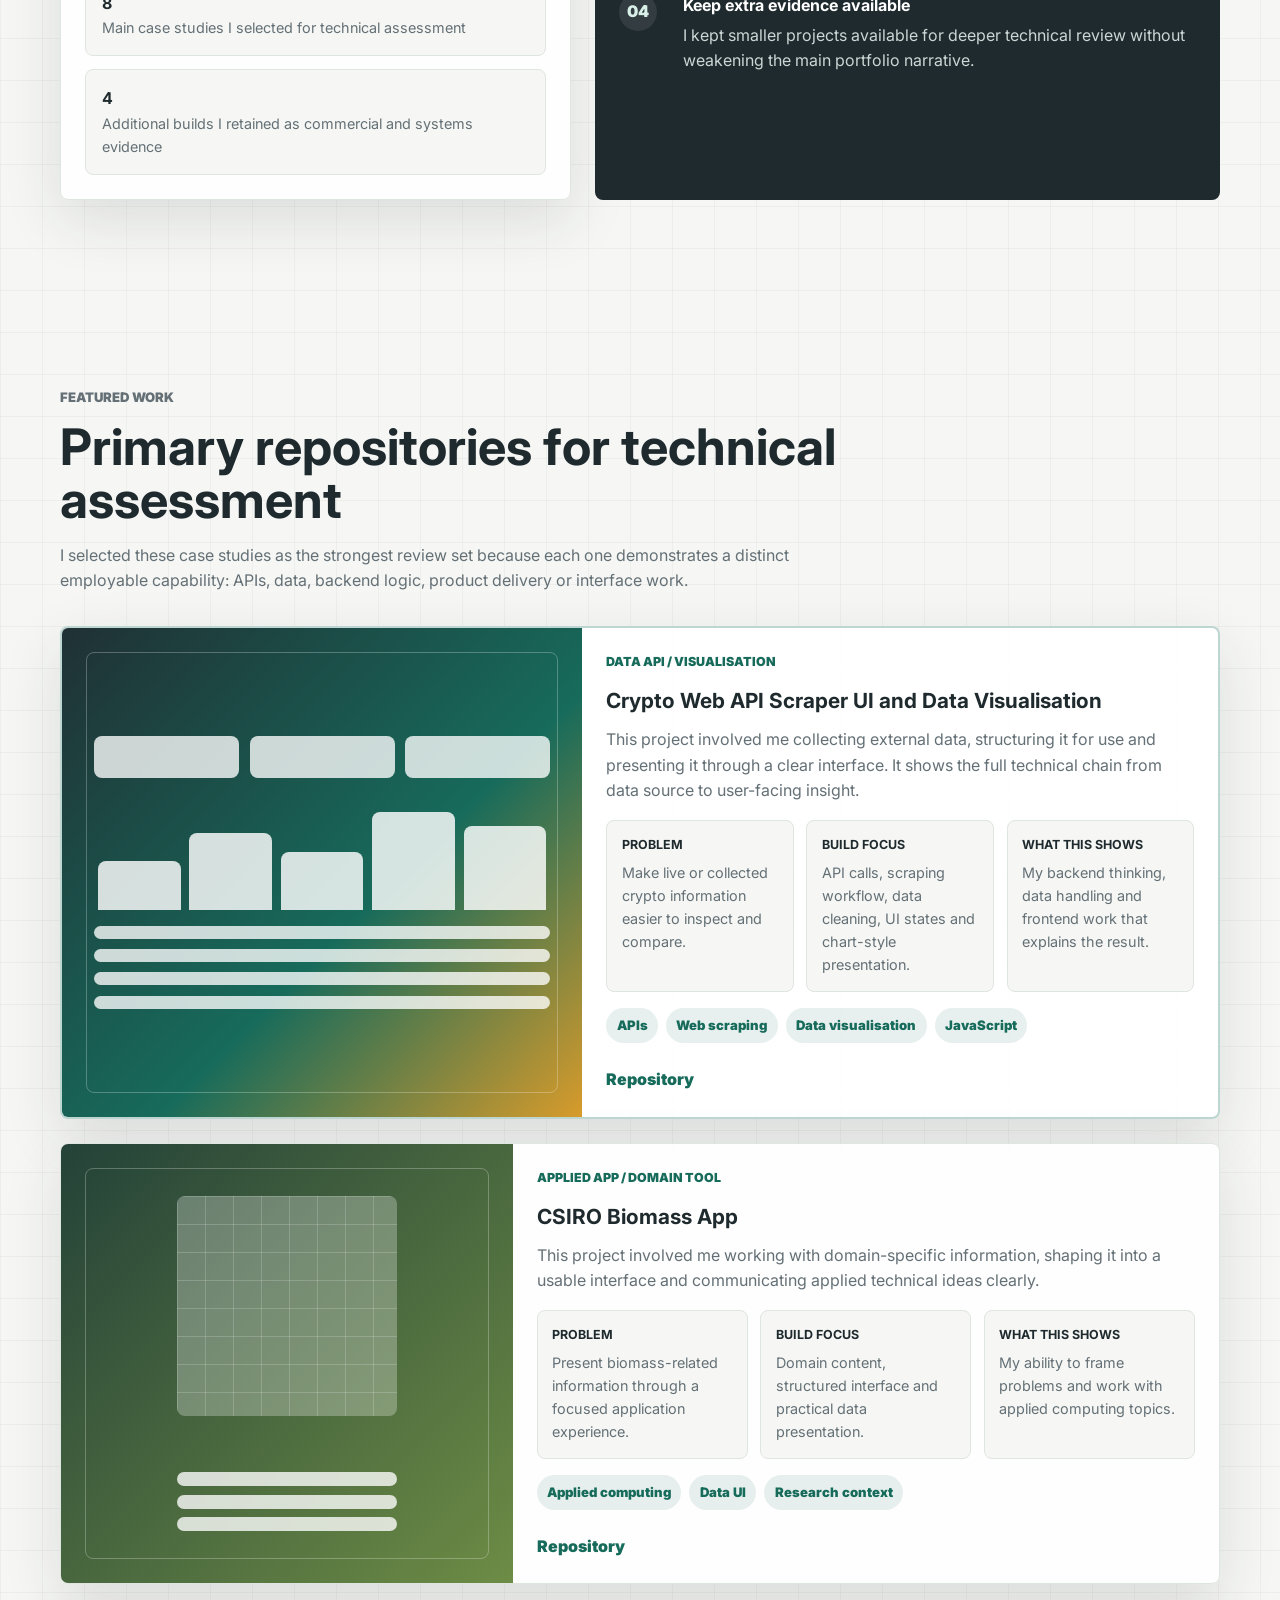
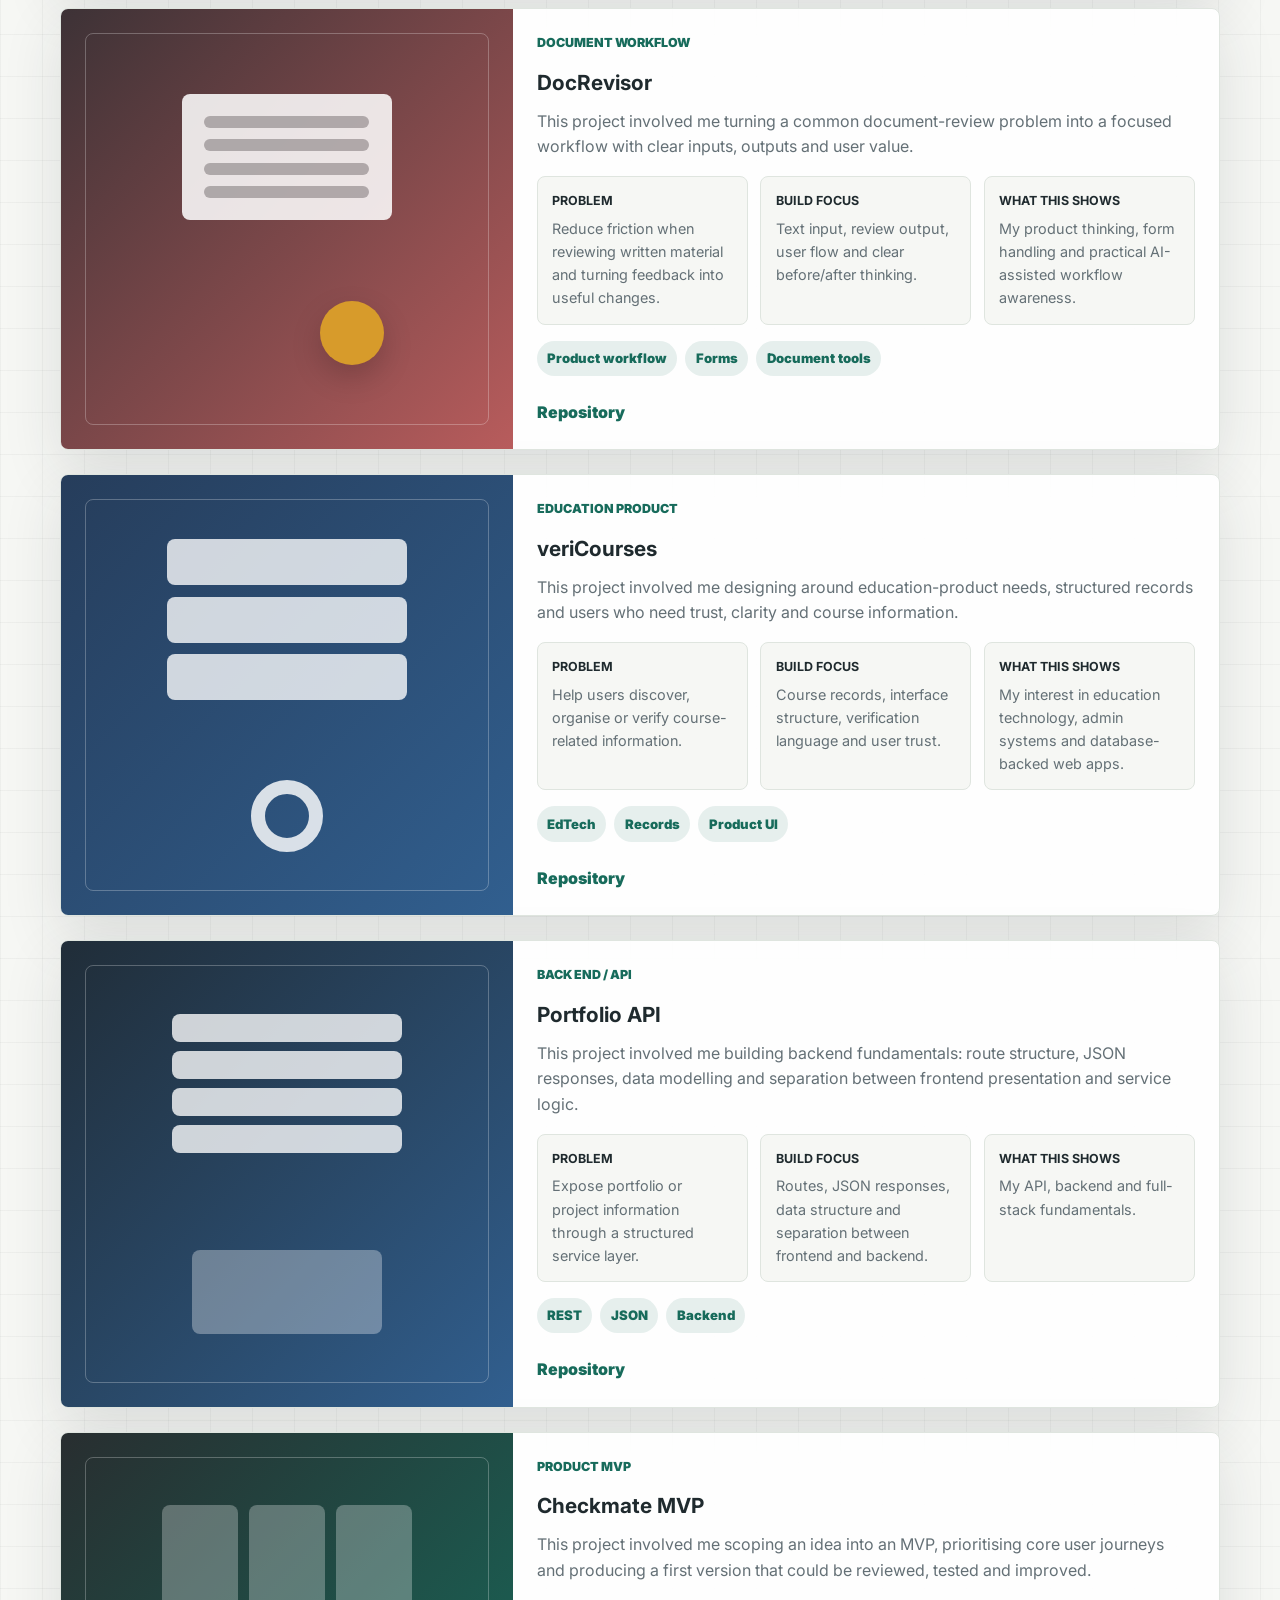
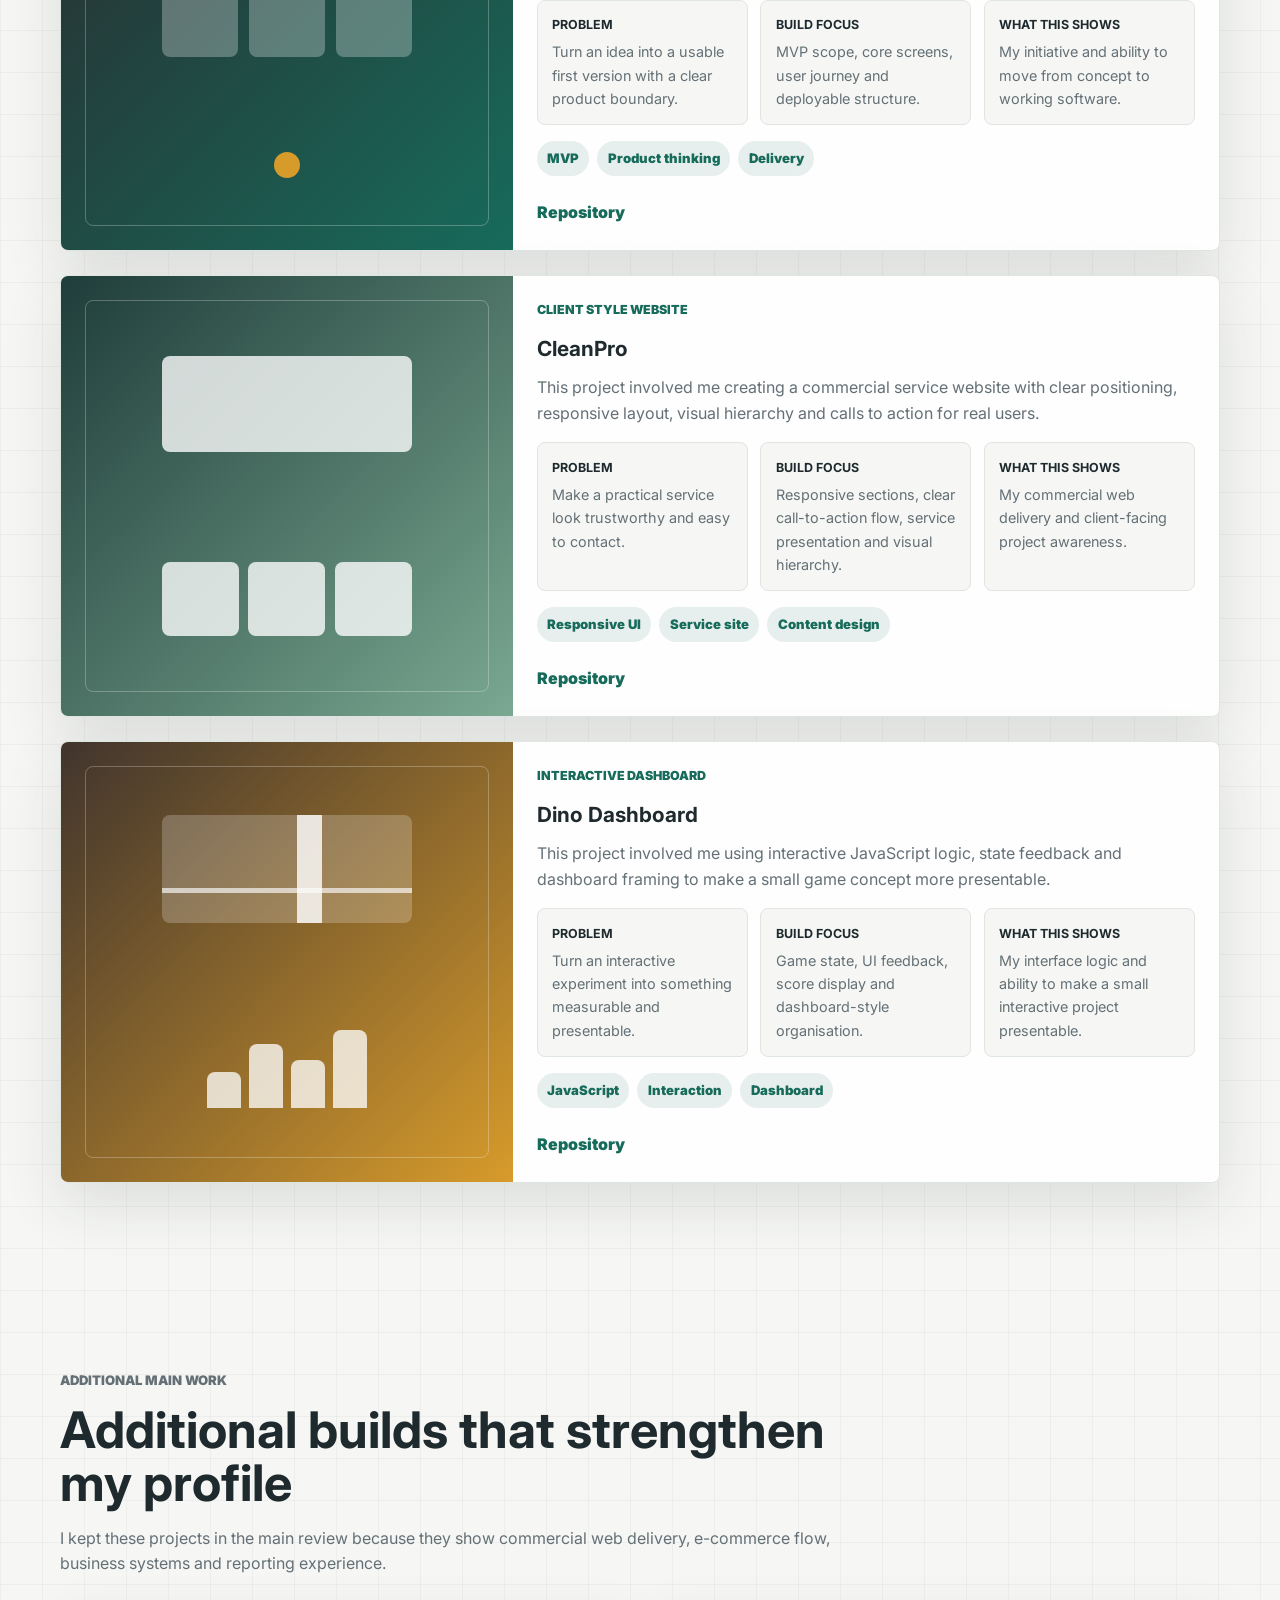
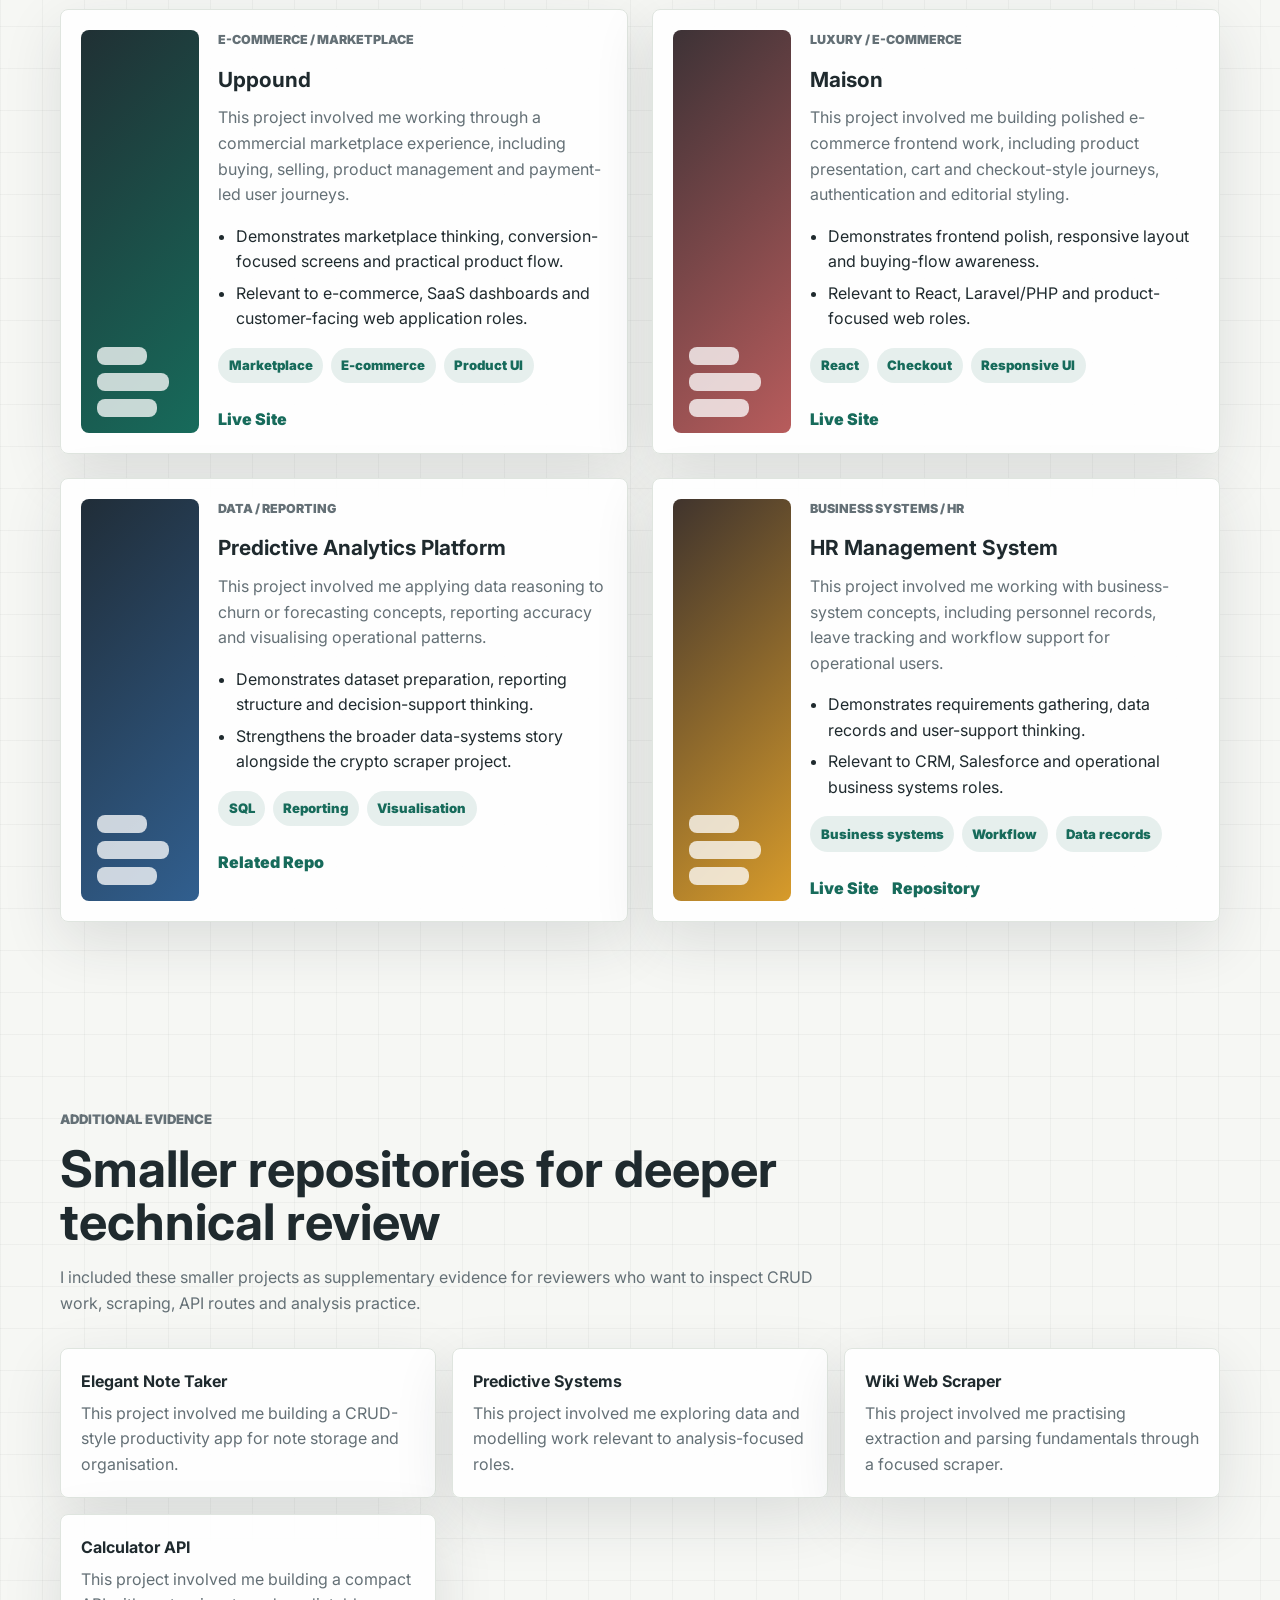
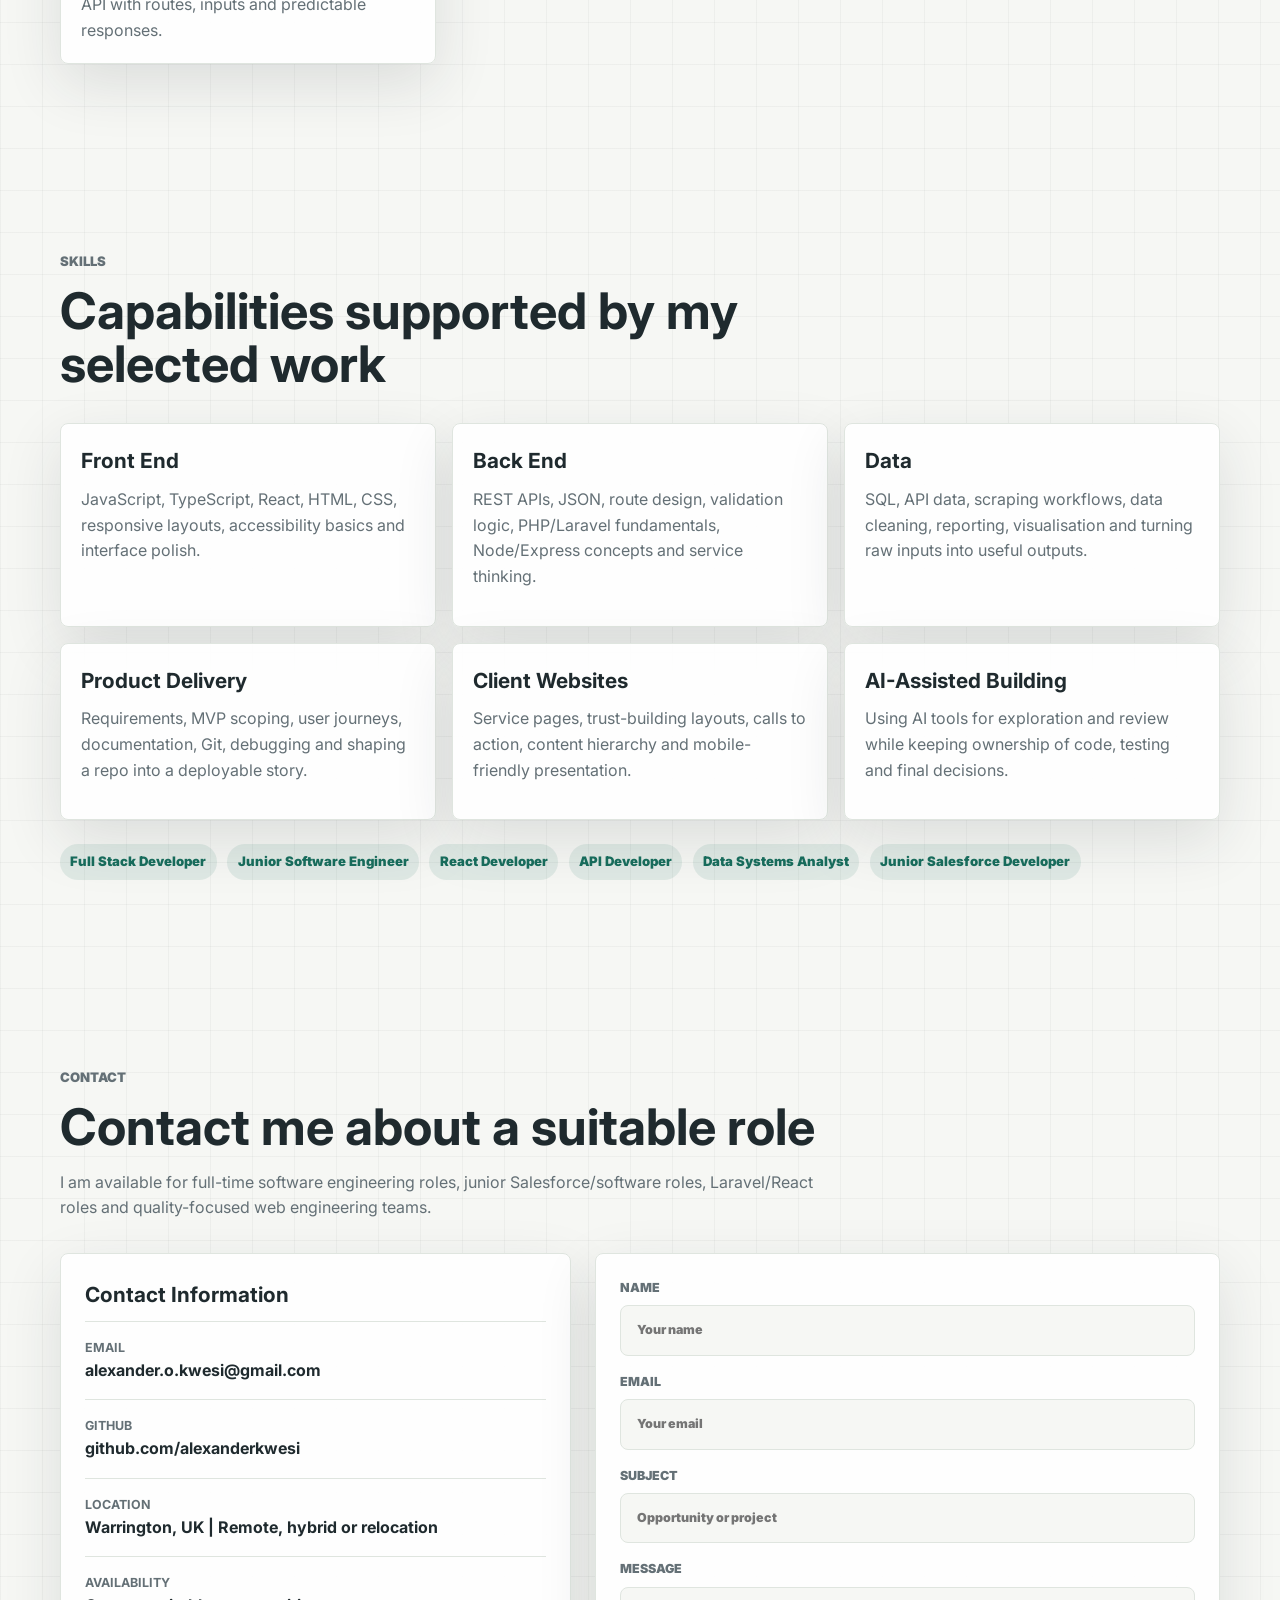
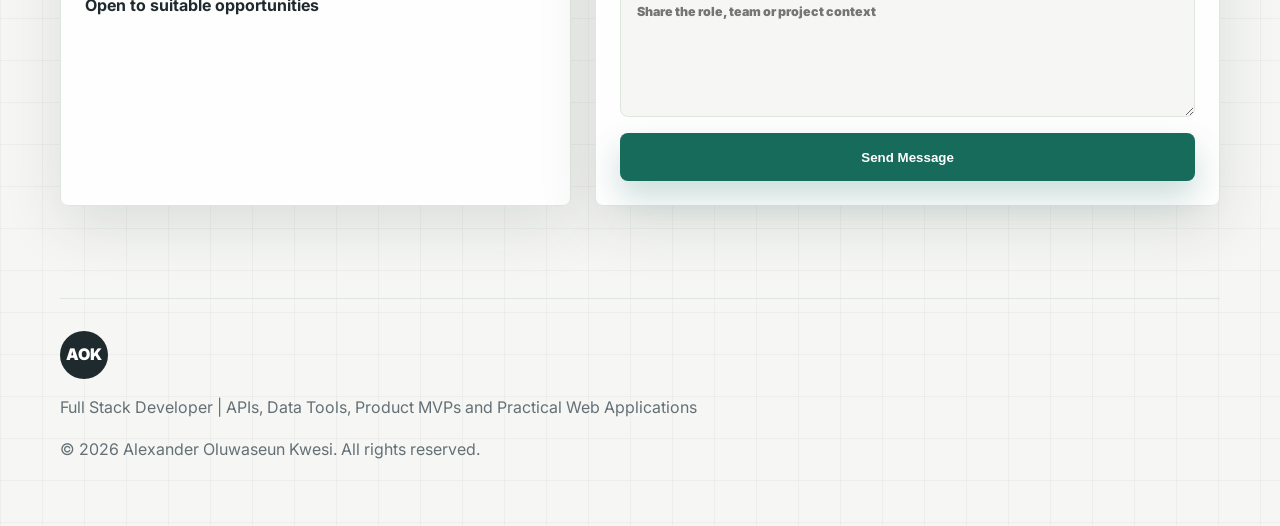
<file: portfolio-github-ready/index.html>
<!doctype html>
<html lang="en">
<head>
  <meta charset="utf-8">
  <meta name="viewport" content="width=device-width, initial-scale=1">
  <title>Alexander Oluwaseun Kwesi | Portfolio Case Studies</title>
  <meta name="description" content="My employer-facing software portfolio, showing case studies in APIs, data visualisation, document tools, product MVPs, education technology and full-stack web applications.">
  <meta name="theme-color" content="#f6f7f4">
  <meta property="og:title" content="Alexander Oluwaseun Kwesi | Portfolio Case Studies">
  <meta property="og:description" content="A curated set of software case studies across APIs, data, full-stack products, client websites and learning tools.">
  <meta property="og:type" content="website">
  <link rel="preconnect" href="https://fonts.googleapis.com">
  <link rel="preconnect" href="https://fonts.gstatic.com" crossorigin>
  <link href="https://fonts.googleapis.com/css2?family=Inter:wght@400;500;600;700;800;900&display=swap" rel="stylesheet">
  <link rel="stylesheet" href="styles.css">
</head>
<body>
  <a class="skip-link" href="#main">Skip to content</a>

  <header class="site-header" data-header>
    <nav class="nav" aria-label="Primary navigation">
      <a class="brand" href="#home" aria-label="Alexander Oluwaseun Kwesi home">AOK</a>
      <button class="nav-toggle" type="button" aria-label="Open menu" aria-expanded="false" data-nav-toggle>
        <span></span>
        <span></span>
      </button>
      <div class="nav-links" data-nav-menu>
        <a href="#home">Home</a>
        <a href="#case-studies">Case Studies</a>
        <a href="#previous-work">Previous Work</a>
        <a href="#lab">More Evidence</a>
        <a href="#skills">Skills</a>
        <a href="#contact">Contact</a>
      </div>
    </nav>
  </header>

  <main id="main">
    <section class="hero section" id="home">
      <div class="hero-grid">
        <div class="hero-copy">
          <p class="status"><span></span> My reviewed portfolio for software teams</p>
          <h1>My software work, selected for employer review.</h1>
          <p class="role-line">Alexander Oluwaseun Kwesi - Full Stack Developer</p>
          <p class="hero-text">
            This portfolio presents my most relevant repositories as employer-ready case studies. I have selected and
            described the work so reviewers can assess my practical engineering ability, product judgement and role fit
            without digging through every experimental repo.
          </p>
          <div class="hero-actions" aria-label="Primary actions">
            <a class="button primary" href="#case-studies">Review Case Studies</a>
            <a class="button ghost" href="https://github.com/alexanderkwesi" target="_blank" rel="noreferrer">View GitHub</a>
          </div>
        </div>

        <div class="workbench" aria-label="Portfolio workbench summary">
          <div class="workbench-top">
            <span>case files</span>
            <strong>8 selected from 40+ repos</strong>
          </div>
          <div class="signal-board">
            <div class="signal-card api">
              <span>API</span>
              <strong>Crypto data pipeline</strong>
            </div>
            <div class="signal-card product">
              <span>MVP</span>
              <strong>Checkmate product build</strong>
            </div>
            <div class="signal-card docs">
              <span>AI / Docs</span>
              <strong>DocRevisor workflow</strong>
            </div>
            <div class="signal-card web">
              <span>Web</span>
              <strong>Client style launches</strong>
            </div>
          </div>
          <div class="proof-ribbon">
            <span>Data</span>
            <span>Back end</span>
            <span>Front end</span>
            <span>Delivery</span>
          </div>
        </div>
      </div>
    </section>

    <section class="section about" id="about">
      <div class="section-heading">
        <p class="eyebrow">Review Approach</p>
        <h2>How I selected and framed these repos for review.</h2>
      </div>
      <div class="about-grid">
        <article class="profile-card">
          <div class="avatar" aria-hidden="true">AOK</div>
          <h3>What I have prepared for hiring teams</h3>
          <p>
            I have turned a large GitHub archive into a focused review set. I grouped the selected repositories by
            role value so hiring teams can quickly assess my data handling, application logic, frontend delivery,
            client presentation, education tools and backend API development.
          </p>
          <div class="stats">
            <div><strong>40+</strong><span>Repositories I reviewed for relevance, clarity and employability</span></div>
            <div><strong>8</strong><span>Main case studies I selected for technical assessment</span></div>
            <div><strong>4</strong><span>Additional builds I retained as commercial and systems evidence</span></div>
          </div>
        </article>

        <div class="build-list">
          <h3>My Selection Process</h3>
          <div class="build-item">
            <span>01</span>
            <div>
              <h4>Filter the repo archive</h4>
              <p>I kept tutorial, duplicate and test repositories secondary so employers see my strongest work first.</p>
            </div>
          </div>
          <div class="build-item">
            <span>02</span>
            <div>
              <h4>Group projects by hiring signal</h4>
              <p>I organised the projects around API work, data handling, product MVPs, business systems and client-facing delivery.</p>
            </div>
          </div>
          <div class="build-item">
            <span>03</span>
            <div>
              <h4>Explain what each repo proves</h4>
              <p>I wrote each case study around the problem, build focus and what the project shows so reviewers can judge the work quickly.</p>
            </div>
          </div>
          <div class="build-item">
            <span>04</span>
            <div>
              <h4>Keep extra evidence available</h4>
              <p>I kept smaller projects available for deeper technical review without weakening the main portfolio narrative.</p>
            </div>
          </div>
        </div>
      </div>
    </section>

    <section class="section case-studies" id="case-studies">
      <div class="section-heading">
        <p class="eyebrow">Featured Work</p>
        <h2>Primary repositories for technical assessment</h2>
        <p>I selected these case studies as the strongest review set because each one demonstrates a distinct employable capability: APIs, data, backend logic, product delivery or interface work.</p>
      </div>

      <div class="case-list">
        <article class="case-card flagship">
          <div class="case-visual crypto" aria-hidden="true">
            <div class="ticker-row"><span></span><span></span><span></span></div>
            <div class="line-chart"><i></i><i></i><i></i><i></i><i></i></div>
            <div class="data-table"><span></span><span></span><span></span><span></span></div>
          </div>
          <div class="case-content">
            <p class="project-type">Data API / Visualisation</p>
            <h3>Crypto Web API Scraper UI and Data Visualisation</h3>
            <p class="case-summary">
              This project involved me collecting external data, structuring it for use and presenting it through a clear
              interface. It shows the full technical chain from data source to user-facing insight.
            </p>
            <div class="case-grid">
              <div><strong>Problem</strong><span>Make live or collected crypto information easier to inspect and compare.</span></div>
              <div><strong>Build Focus</strong><span>API calls, scraping workflow, data cleaning, UI states and chart-style presentation.</span></div>
              <div><strong>What This Shows</strong><span>My backend thinking, data handling and frontend work that explains the result.</span></div>
            </div>
            <div class="tags">
              <span>APIs</span><span>Web scraping</span><span>Data visualisation</span><span>JavaScript</span>
            </div>
            <div class="project-links">
              <a href="https://github.com/alexanderkwesi/Crypto-Web-API-Scraper-UI-and-Data-Visualisation" target="_blank" rel="noreferrer">Repository</a>
            </div>
          </div>
        </article>

        <article class="case-card">
          <div class="case-visual biomass" aria-hidden="true">
            <div class="map-grid"></div>
            <div class="metric-stack"><span></span><span></span><span></span></div>
          </div>
          <div class="case-content">
            <p class="project-type">Applied App / Domain Tool</p>
            <h3>CSIRO Biomass App</h3>
            <p class="case-summary">This project involved me working with domain-specific information, shaping it into a usable interface and communicating applied technical ideas clearly.</p>
            <div class="case-grid">
              <div><strong>Problem</strong><span>Present biomass-related information through a focused application experience.</span></div>
              <div><strong>Build Focus</strong><span>Domain content, structured interface and practical data presentation.</span></div>
              <div><strong>What This Shows</strong><span>My ability to frame problems and work with applied computing topics.</span></div>
            </div>
            <div class="tags">
              <span>Applied computing</span><span>Data UI</span><span>Research context</span>
            </div>
            <div class="project-links">
              <a href="https://github.com/alexanderkwesi/csiro-biomass-app" target="_blank" rel="noreferrer">Repository</a>
            </div>
          </div>
        </article>

        <article class="case-card">
          <div class="case-visual docs" aria-hidden="true">
            <div class="document-page"><span></span><span></span><span></span><span></span></div>
            <div class="review-mark"></div>
          </div>
          <div class="case-content">
            <p class="project-type">Document Workflow</p>
            <h3>DocRevisor</h3>
            <p class="case-summary">This project involved me turning a common document-review problem into a focused workflow with clear inputs, outputs and user value.</p>
            <div class="case-grid">
              <div><strong>Problem</strong><span>Reduce friction when reviewing written material and turning feedback into useful changes.</span></div>
              <div><strong>Build Focus</strong><span>Text input, review output, user flow and clear before/after thinking.</span></div>
              <div><strong>What This Shows</strong><span>My product thinking, form handling and practical AI-assisted workflow awareness.</span></div>
            </div>
            <div class="tags">
              <span>Product workflow</span><span>Forms</span><span>Document tools</span>
            </div>
            <div class="project-links">
              <a href="https://github.com/alexanderkwesi/DocRevisor" target="_blank" rel="noreferrer">Repository</a>
            </div>
          </div>
        </article>

        <article class="case-card">
          <div class="case-visual courses" aria-hidden="true">
            <div class="course-row"><span></span><span></span><span></span></div>
            <div class="badge-check"></div>
          </div>
          <div class="case-content">
            <p class="project-type">Education Product</p>
            <h3>veriCourses</h3>
            <p class="case-summary">This project involved me designing around education-product needs, structured records and users who need trust, clarity and course information.</p>
            <div class="case-grid">
              <div><strong>Problem</strong><span>Help users discover, organise or verify course-related information.</span></div>
              <div><strong>Build Focus</strong><span>Course records, interface structure, verification language and user trust.</span></div>
              <div><strong>What This Shows</strong><span>My interest in education technology, admin systems and database-backed web apps.</span></div>
            </div>
            <div class="tags">
              <span>EdTech</span><span>Records</span><span>Product UI</span>
            </div>
            <div class="project-links">
              <a href="https://github.com/alexanderkwesi/veriCourses" target="_blank" rel="noreferrer">Repository</a>
            </div>
          </div>
        </article>

        <article class="case-card">
          <div class="case-visual api" aria-hidden="true">
            <div class="endpoint-list"><span></span><span></span><span></span><span></span></div>
            <div class="response-box"></div>
          </div>
          <div class="case-content">
            <p class="project-type">Back End / API</p>
            <h3>Portfolio API</h3>
            <p class="case-summary">This project involved me building backend fundamentals: route structure, JSON responses, data modelling and separation between frontend presentation and service logic.</p>
            <div class="case-grid">
              <div><strong>Problem</strong><span>Expose portfolio or project information through a structured service layer.</span></div>
              <div><strong>Build Focus</strong><span>Routes, JSON responses, data structure and separation between frontend and backend.</span></div>
              <div><strong>What This Shows</strong><span>My API, backend and full-stack fundamentals.</span></div>
            </div>
            <div class="tags">
              <span>REST</span><span>JSON</span><span>Backend</span>
            </div>
            <div class="project-links">
              <a href="https://github.com/alexanderkwesi/portfolio-api" target="_blank" rel="noreferrer">Repository</a>
            </div>
          </div>
        </article>

        <article class="case-card">
          <div class="case-visual mvp" aria-hidden="true">
            <div class="kanban"><span></span><span></span><span></span></div>
            <div class="launch-dot"></div>
          </div>
          <div class="case-content">
            <p class="project-type">Product MVP</p>
            <h3>Checkmate MVP</h3>
            <p class="case-summary">This project involved me scoping an idea into an MVP, prioritising core user journeys and producing a first version that could be reviewed, tested and improved.</p>
            <div class="case-grid">
              <div><strong>Problem</strong><span>Turn an idea into a usable first version with a clear product boundary.</span></div>
              <div><strong>Build Focus</strong><span>MVP scope, core screens, user journey and deployable structure.</span></div>
              <div><strong>What This Shows</strong><span>My initiative and ability to move from concept to working software.</span></div>
            </div>
            <div class="tags">
              <span>MVP</span><span>Product thinking</span><span>Delivery</span>
            </div>
            <div class="project-links">
              <a href="https://github.com/afkwesi/checkmate-mvp" target="_blank" rel="noreferrer">Repository</a>
            </div>
          </div>
        </article>

        <article class="case-card">
          <div class="case-visual service" aria-hidden="true">
            <div class="service-hero"></div>
            <div class="service-cards"><span></span><span></span><span></span></div>
          </div>
          <div class="case-content">
            <p class="project-type">Client Style Website</p>
            <h3>CleanPro</h3>
            <p class="case-summary">This project involved me creating a commercial service website with clear positioning, responsive layout, visual hierarchy and calls to action for real users.</p>
            <div class="case-grid">
              <div><strong>Problem</strong><span>Make a practical service look trustworthy and easy to contact.</span></div>
              <div><strong>Build Focus</strong><span>Responsive sections, clear call-to-action flow, service presentation and visual hierarchy.</span></div>
              <div><strong>What This Shows</strong><span>My commercial web delivery and client-facing project awareness.</span></div>
            </div>
            <div class="tags">
              <span>Responsive UI</span><span>Service site</span><span>Content design</span>
            </div>
            <div class="project-links">
              <a href="https://github.com/alexanderkwesi/cleanPro" target="_blank" rel="noreferrer">Repository</a>
            </div>
          </div>
        </article>

        <article class="case-card">
          <div class="case-visual dashboard" aria-hidden="true">
            <div class="mini-game"></div>
            <div class="dashboard-bars"><span></span><span></span><span></span><span></span></div>
          </div>
          <div class="case-content">
            <p class="project-type">Interactive Dashboard</p>
            <h3>Dino Dashboard</h3>
            <p class="case-summary">This project involved me using interactive JavaScript logic, state feedback and dashboard framing to make a small game concept more presentable.</p>
            <div class="case-grid">
              <div><strong>Problem</strong><span>Turn an interactive experiment into something measurable and presentable.</span></div>
              <div><strong>Build Focus</strong><span>Game state, UI feedback, score display and dashboard-style organisation.</span></div>
              <div><strong>What This Shows</strong><span>My interface logic and ability to make a small interactive project presentable.</span></div>
            </div>
            <div class="tags">
              <span>JavaScript</span><span>Interaction</span><span>Dashboard</span>
            </div>
            <div class="project-links">
              <a href="https://github.com/alexanderkwesi/Dino-Dashboard" target="_blank" rel="noreferrer">Repository</a>
            </div>
          </div>
        </article>
      </div>
    </section>

    <section class="section previous-work" id="previous-work">
      <div class="section-heading">
        <p class="eyebrow">Additional Main Work</p>
        <h2>Additional builds that strengthen my profile</h2>
        <p>I kept these projects in the main review because they show commercial web delivery, e-commerce flow, business systems and reporting experience.</p>
      </div>

      <div class="previous-grid">
        <article class="previous-card commerce">
          <div class="previous-mark" aria-hidden="true">
            <span></span><span></span><span></span>
          </div>
          <div>
            <p class="project-type">E-commerce / Marketplace</p>
            <h3>Uppound</h3>
            <p>This project involved me working through a commercial marketplace experience, including buying, selling, product management and payment-led user journeys.</p>
            <ul>
              <li>Demonstrates marketplace thinking, conversion-focused screens and practical product flow.</li>
              <li>Relevant to e-commerce, SaaS dashboards and customer-facing web application roles.</li>
            </ul>
            <div class="tags">
              <span>Marketplace</span><span>E-commerce</span><span>Product UI</span>
            </div>
            <div class="project-links">
              <a href="https://uppound.co.uk" target="_blank" rel="noreferrer">Live Site</a>
            </div>
          </div>
        </article>

        <article class="previous-card fashion">
          <div class="previous-mark" aria-hidden="true">
            <span></span><span></span><span></span>
          </div>
          <div>
            <p class="project-type">Luxury / E-commerce</p>
            <h3>Maison</h3>
            <p>This project involved me building polished e-commerce frontend work, including product presentation, cart and checkout-style journeys, authentication and editorial styling.</p>
            <ul>
              <li>Demonstrates frontend polish, responsive layout and buying-flow awareness.</li>
              <li>Relevant to React, Laravel/PHP and product-focused web roles.</li>
            </ul>
            <div class="tags">
              <span>React</span><span>Checkout</span><span>Responsive UI</span>
            </div>
            <div class="project-links">
              <a href="https://maison.me.uk" target="_blank" rel="noreferrer">Live Site</a>
            </div>
          </div>
        </article>

        <article class="previous-card analytics">
          <div class="previous-mark" aria-hidden="true">
            <span></span><span></span><span></span>
          </div>
          <div>
            <p class="project-type">Data / Reporting</p>
            <h3>Predictive Analytics Platform</h3>
            <p>This project involved me applying data reasoning to churn or forecasting concepts, reporting accuracy and visualising operational patterns.</p>
            <ul>
              <li>Demonstrates dataset preparation, reporting structure and decision-support thinking.</li>
              <li>Strengthens the broader data-systems story alongside the crypto scraper project.</li>
            </ul>
            <div class="tags">
              <span>SQL</span><span>Reporting</span><span>Visualisation</span>
            </div>
            <div class="project-links">
              <a href="https://github.com/alexanderkwesi/predictive-systems" target="_blank" rel="noreferrer">Related Repo</a>
            </div>
          </div>
        </article>

        <article class="previous-card hr">
          <div class="previous-mark" aria-hidden="true">
            <span></span><span></span><span></span>
          </div>
          <div>
            <p class="project-type">Business Systems / HR</p>
            <h3>HR Management System</h3>
            <p>This project involved me working with business-system concepts, including personnel records, leave tracking and workflow support for operational users.</p>
            <ul>
              <li>Demonstrates requirements gathering, data records and user-support thinking.</li>
              <li>Relevant to CRM, Salesforce and operational business systems roles.</li>
            </ul>
            <div class="tags">
              <span>Business systems</span><span>Workflow</span><span>Data records</span>
            </div>
            <div class="project-links">
              <a href="https://www.uvcpersonnel.net" target="_blank" rel="noreferrer">Live Site</a>
              <a href="https://github.com/alexanderkwesi/uvcpersonnelimage" target="_blank" rel="noreferrer">Repository</a>
            </div>
          </div>
        </article>
      </div>
    </section>

    <section class="section lab" id="lab">
      <div class="section-heading">
        <p class="eyebrow">Additional Evidence</p>
        <h2>Smaller repositories for deeper technical review</h2>
        <p>I included these smaller projects as supplementary evidence for reviewers who want to inspect CRUD work, scraping, API routes and analysis practice.</p>
      </div>
      <div class="lab-grid">
        <a href="https://github.com/alexanderkwesi/elegant_note_taker" target="_blank" rel="noreferrer">
          <strong>Elegant Note Taker</strong>
          <span>This project involved me building a CRUD-style productivity app for note storage and organisation.</span>
        </a>
        <a href="https://github.com/alexanderkwesi/predictive-systems" target="_blank" rel="noreferrer">
          <strong>Predictive Systems</strong>
          <span>This project involved me exploring data and modelling work relevant to analysis-focused roles.</span>
        </a>
        <a href="https://github.com/alexanderkwesi/wikiwebscraper" target="_blank" rel="noreferrer">
          <strong>Wiki Web Scraper</strong>
          <span>This project involved me practising extraction and parsing fundamentals through a focused scraper.</span>
        </a>
        <a href="https://github.com/alexanderkwesi/calculator_api" target="_blank" rel="noreferrer">
          <strong>Calculator API</strong>
          <span>This project involved me building a compact API with routes, inputs and predictable responses.</span>
        </a>
      </div>
    </section>

    <section class="section skills" id="skills">
      <div class="section-heading">
        <p class="eyebrow">Skills</p>
        <h2>Capabilities supported by my selected work</h2>
      </div>
      <div class="skills-grid">
        <article class="skill-group">
          <h3>Front End</h3>
          <p>JavaScript, TypeScript, React, HTML, CSS, responsive layouts, accessibility basics and interface polish.</p>
        </article>
        <article class="skill-group">
          <h3>Back End</h3>
          <p>REST APIs, JSON, route design, validation logic, PHP/Laravel fundamentals, Node/Express concepts and service thinking.</p>
        </article>
        <article class="skill-group">
          <h3>Data</h3>
          <p>SQL, API data, scraping workflows, data cleaning, reporting, visualisation and turning raw inputs into useful outputs.</p>
        </article>
        <article class="skill-group">
          <h3>Product Delivery</h3>
          <p>Requirements, MVP scoping, user journeys, documentation, Git, debugging and shaping a repo into a deployable story.</p>
        </article>
        <article class="skill-group">
          <h3>Client Websites</h3>
          <p>Service pages, trust-building layouts, calls to action, content hierarchy and mobile-friendly presentation.</p>
        </article>
        <article class="skill-group">
          <h3>AI-Assisted Building</h3>
          <p>Using AI tools for exploration and review while keeping ownership of code, testing and final decisions.</p>
        </article>
      </div>

      <div class="target-roles" aria-label="Suitable roles">
        <span>Full Stack Developer</span>
        <span>Junior Software Engineer</span>
        <span>React Developer</span>
        <span>API Developer</span>
        <span>Data Systems Analyst</span>
        <span>Junior Salesforce Developer</span>
      </div>
    </section>

    <section class="section contact" id="contact">
      <div class="section-heading">
        <p class="eyebrow">Contact</p>
        <h2>Contact me about a suitable role</h2>
        <p>I am available for full-time software engineering roles, junior Salesforce/software roles, Laravel/React roles and quality-focused web engineering teams.</p>
      </div>

      <div class="contact-grid">
        <div class="contact-card">
          <h3>Contact Information</h3>
          <a class="contact-line" href="mailto:alexander.o.kwesi@gmail.com">
            <span>Email</span>
            alexander.o.kwesi@gmail.com
          </a>
          <a class="contact-line" href="https://github.com/alexanderkwesi" target="_blank" rel="noreferrer">
            <span>GitHub</span>
            github.com/alexanderkwesi
          </a>
          <div class="contact-line">
            <span>Location</span>
            Warrington, UK | Remote, hybrid or relocation
          </div>
          <div class="contact-line">
            <span>Availability</span>
            Open to suitable opportunities
          </div>
        </div>

        <form class="contact-form" action="mailto:alexander.o.kwesi@gmail.com" method="post" enctype="text/plain">
          <label>
            Name
            <input type="text" name="name" placeholder="Your name" required>
          </label>
          <label>
            Email
            <input type="email" name="email" placeholder="Your email" required>
          </label>
          <label>
            Subject
            <input type="text" name="subject" placeholder="Opportunity or project">
          </label>
          <label>
            Message
            <textarea name="message" rows="5" placeholder="Share the role, team or project context"></textarea>
          </label>
          <button class="button primary" type="submit">Send Message</button>
        </form>
      </div>
    </section>
  </main>

  <footer class="footer">
    <a class="brand" href="#home">AOK</a>
    <p>Full Stack Developer | APIs, Data Tools, Product MVPs and Practical Web Applications</p>
    <p>&copy; 2026 Alexander Oluwaseun Kwesi. All rights reserved.</p>
  </footer>

  <button class="back-to-top" type="button" aria-label="Back to top" data-back-to-top>&uarr;</button>
  <script src="script.js"></script>
</body>
</html>
</file>
<file: styles.css>
:root {
  --ink: #1f2a2e;
  --muted: #647076;
  --line: #dfe5df;
  --paper: #f6f7f4;
  --white: #ffffff;
  --accent: #176b5b;
  --accent-dark: #104d42;
  --accent-soft: rgba(23, 107, 91, 0.1);
  --gold: #d79b2b;
  --rose: #b85c5c;
  --blue: #315f8f;
  --shadow: 0 20px 60px rgba(31, 42, 46, 0.12);
  --radius: 8px;
}

* {
  box-sizing: border-box;
}

html {
  scroll-behavior: smooth;
}

body {
  margin: 0;
  font-family: Inter, Arial, sans-serif;
  color: var(--ink);
  background:
    linear-gradient(90deg, rgba(31, 42, 46, 0.04) 1px, transparent 1px),
    linear-gradient(180deg, rgba(31, 42, 46, 0.04) 1px, transparent 1px),
    var(--paper);
  background-size: 42px 42px;
  line-height: 1.6;
}

a {
  color: inherit;
  text-decoration: none;
}

ul {
  margin: 0;
  padding-left: 1.1rem;
}

li + li {
  margin-top: 0.35rem;
}

.skip-link {
  position: absolute;
  left: 1rem;
  top: -4rem;
  z-index: 20;
  background: var(--ink);
  color: var(--white);
  padding: 0.7rem 1rem;
  border-radius: var(--radius);
}

.skip-link:focus {
  top: 1rem;
}

.site-header {
  position: sticky;
  top: 0;
  z-index: 10;
  background: rgba(246, 247, 244, 0.92);
  backdrop-filter: blur(16px);
  border-bottom: 1px solid rgba(223, 229, 223, 0.9);
}

.nav {
  width: min(1160px, calc(100% - 2rem));
  margin: 0 auto;
  height: 76px;
  display: flex;
  align-items: center;
  justify-content: space-between;
}

.brand {
  display: inline-grid;
  place-items: center;
  width: 48px;
  height: 48px;
  border-radius: 50%;
  background: var(--ink);
  color: var(--white);
  font-weight: 900;
  letter-spacing: 0;
}

.nav-links {
  display: flex;
  gap: 1.6rem;
  color: var(--muted);
  font-weight: 700;
  font-size: 0.95rem;
}

.nav-links a:hover,
.nav-links a:focus {
  color: var(--accent);
}

.nav-toggle {
  display: none;
  width: 44px;
  height: 44px;
  border: 1px solid var(--line);
  background: var(--white);
  border-radius: var(--radius);
}

.nav-toggle span {
  display: block;
  width: 18px;
  height: 2px;
  margin: 5px auto;
  background: var(--ink);
}

.section {
  width: min(1160px, calc(100% - 2rem));
  margin: 0 auto;
  padding: 92px 0;
}

.hero {
  min-height: calc(100vh - 76px);
  display: flex;
  align-items: center;
  padding-top: 56px;
}

.hero-grid {
  display: grid;
  grid-template-columns: minmax(0, 1fr) minmax(340px, 0.86fr);
  gap: 3rem;
  align-items: center;
  width: 100%;
}

.status,
.eyebrow {
  display: inline-flex;
  align-items: center;
  gap: 0.55rem;
  color: var(--accent);
  font-size: 0.82rem;
  font-weight: 900;
  text-transform: uppercase;
}

.status span {
  width: 9px;
  height: 9px;
  border-radius: 50%;
  background: #22a36f;
  box-shadow: 0 0 0 6px rgba(34, 163, 111, 0.12);
}

h1,
h2,
h3,
h4,
p {
  margin-top: 0;
}

h1 {
  max-width: 880px;
  font-size: clamp(3rem, 6.6vw, 6rem);
  line-height: 0.96;
  margin-bottom: 1rem;
}

h2 {
  font-size: clamp(2rem, 4vw, 3.15rem);
  line-height: 1.05;
  margin-bottom: 1rem;
}

h3 {
  font-size: 1.3rem;
  margin-bottom: 0.6rem;
}

h4 {
  margin-bottom: 0.25rem;
}

.role-line {
  color: var(--accent);
  font-weight: 900;
  font-size: 1.12rem;
}

.hero-text,
.section-heading p,
.profile-card p,
.case-summary,
.skill-group p,
.build-item p,
.lab-grid span {
  color: var(--muted);
}

.hero-text {
  font-size: 1.08rem;
  max-width: 740px;
}

.hero-actions,
.project-links {
  display: flex;
  flex-wrap: wrap;
  gap: 0.8rem;
  margin-top: 1.5rem;
}

.button {
  display: inline-flex;
  align-items: center;
  justify-content: center;
  min-height: 48px;
  padding: 0 1.2rem;
  border-radius: var(--radius);
  border: 1px solid transparent;
  font-weight: 900;
}

.button.primary {
  color: var(--white);
  background: var(--accent);
  box-shadow: 0 16px 32px rgba(23, 107, 91, 0.22);
}

.button.primary:hover {
  background: var(--accent-dark);
}

.button.ghost {
  border-color: var(--line);
  background: var(--white);
  color: var(--ink);
}

.workbench,
.profile-card,
.case-card,
.previous-card,
.skill-group,
.contact-card,
.contact-form,
.lab-grid a {
  border: 1px solid var(--line);
  background: rgba(255, 255, 255, 0.94);
  border-radius: var(--radius);
  box-shadow: var(--shadow);
}

.workbench {
  overflow: hidden;
}

.workbench-top {
  display: flex;
  align-items: center;
  justify-content: space-between;
  gap: 1rem;
  padding: 1rem;
  border-bottom: 1px solid var(--line);
}

.workbench-top span {
  color: var(--accent);
  font-size: 0.78rem;
  font-weight: 900;
  text-transform: uppercase;
}

.signal-board {
  display: grid;
  gap: 1rem;
  padding: 1rem;
  background: #203034;
}

.signal-card {
  position: relative;
  min-height: 98px;
  padding: 1rem;
  color: var(--white);
  overflow: hidden;
  border-radius: var(--radius);
  background: #315f8f;
  display: grid;
  place-content: center;
  text-align: center;
}

.signal-card::after {
  content: "";
  position: absolute;
  right: -26px;
  bottom: -34px;
  width: 116px;
  height: 116px;
  border: 18px solid rgba(255, 255, 255, 0.16);
  border-radius: 50%;
}

.signal-card span {
  display: block;
  color: rgba(255, 255, 255, 0.74);
  font-size: 0.78rem;
  font-weight: 900;
  text-transform: uppercase;
}

.signal-card strong {
  position: relative;
  z-index: 1;
  display: block;
  max-width: 260px;
  font-size: 1.15rem;
}

.signal-card.product {
  background: var(--accent);
}

.signal-card.docs {
  background: var(--rose);
}

.signal-card.web {
  background: var(--gold);
  color: #2b2314;
}

.signal-card.web span {
  color: rgba(43, 35, 20, 0.7);
}

.proof-ribbon {
  display: grid;
  grid-template-columns: repeat(4, 1fr);
  border-top: 1px solid var(--line);
}

.proof-ribbon span {
  padding: 0.85rem 0.5rem;
  text-align: center;
  color: var(--muted);
  font-size: 0.8rem;
  font-weight: 900;
  border-right: 1px solid var(--line);
}

.proof-ribbon span:last-child {
  border-right: 0;
}

.section-heading {
  max-width: 780px;
  margin-bottom: 2rem;
}

.about-grid {
  display: grid;
  grid-template-columns: 0.9fr 1.1fr;
  gap: 1.5rem;
}

.profile-card,
.build-list,
.contact-card,
.contact-form {
  padding: 1.5rem;
}

.avatar {
  display: grid;
  place-items: center;
  width: 76px;
  height: 76px;
  border-radius: 50%;
  background: var(--ink);
  color: var(--white);
  font-weight: 900;
  margin-bottom: 1rem;
}

.stats {
  display: grid;
  gap: 0.8rem;
  margin-top: 1.4rem;
}

.stats div {
  padding: 1rem;
  border: 1px solid var(--line);
  border-radius: var(--radius);
  background: var(--paper);
}

.stats strong,
.stats span {
  display: block;
}

.stats span {
  color: var(--muted);
  font-size: 0.9rem;
}

.build-list {
  background: var(--ink);
  color: var(--white);
  border-radius: var(--radius);
}

.build-item {
  display: grid;
  grid-template-columns: 48px 1fr;
  gap: 1rem;
  padding: 1rem 0;
  border-top: 1px solid rgba(255, 255, 255, 0.12);
}

.build-item span {
  display: grid;
  place-items: center;
  width: 38px;
  height: 38px;
  border-radius: 50%;
  background: rgba(255, 255, 255, 0.09);
  color: #d8f0e8;
  font-weight: 900;
}

.build-item p {
  color: #ccd6d5;
  margin-bottom: 0;
}

.case-list {
  display: grid;
  gap: 1.5rem;
}

.case-card {
  display: grid;
  grid-template-columns: minmax(260px, 0.78fr) minmax(0, 1.22fr);
  overflow: hidden;
}

.case-card.flagship {
  grid-template-columns: minmax(320px, 0.9fr) minmax(0, 1.1fr);
  border: 2px solid rgba(23, 107, 91, 0.28);
}

.case-visual {
  min-height: 320px;
  position: relative;
  overflow: hidden;
  background: #203034;
}

.case-visual::after {
  content: "";
  position: absolute;
  inset: 24px;
  border: 1px solid rgba(255, 255, 255, 0.26);
  border-radius: var(--radius);
}

.crypto {
  display: grid;
  align-content: center;
  gap: 1rem;
  padding: 2rem;
  background: linear-gradient(135deg, #203034, #176b5b 58%, #d79b2b);
}

.ticker-row,
.data-table {
  display: grid;
  gap: 0.65rem;
}

.ticker-row {
  grid-template-columns: repeat(3, 1fr);
}

.ticker-row span,
.data-table span,
.metric-stack span,
.course-row span,
.endpoint-list span,
.service-cards span {
  border-radius: var(--radius);
  background: rgba(255, 255, 255, 0.78);
}

.ticker-row span {
  min-height: 42px;
}

.line-chart {
  display: flex;
  align-items: end;
  gap: 0.55rem;
  height: 116px;
  padding: 0 0.25rem;
}

.line-chart i {
  display: block;
  flex: 1;
  border-radius: var(--radius) var(--radius) 0 0;
  background: rgba(255, 255, 255, 0.82);
}

.line-chart i:nth-child(1) { height: 42%; }
.line-chart i:nth-child(2) { height: 66%; }
.line-chart i:nth-child(3) { height: 50%; }
.line-chart i:nth-child(4) { height: 84%; }
.line-chart i:nth-child(5) { height: 72%; }

.data-table span {
  height: 13px;
}

.biomass,
.safety,
.docs,
.courses,
.api,
.mvp,
.service,
.dashboard {
  display: grid;
  place-items: center;
  padding: 2rem;
}

.biomass {
  background: linear-gradient(135deg, #244238, #6d8c45);
}

.safety {
  align-content: center;
  background: linear-gradient(135deg, #1f3d3a, #176b5b 58%, #d79b2b);
}

.safety-panel {
  display: grid;
  gap: 0.7rem;
  width: min(250px, 86%);
  padding: 1rem;
  border-radius: var(--radius);
  background: rgba(255, 255, 255, 0.2);
}

.safety-panel span {
  min-height: 42px;
  border-radius: var(--radius);
  background: rgba(255, 255, 255, 0.78);
}

.safety-metrics {
  display: flex;
  align-items: end;
  gap: 0.55rem;
  width: min(250px, 86%);
  height: 92px;
  margin-top: 1rem;
}

.safety-metrics i {
  display: block;
  flex: 1;
  border-radius: var(--radius) var(--radius) 0 0;
  background: rgba(255, 255, 255, 0.78);
}

.safety-metrics i:nth-child(1) { height: 72%; }
.safety-metrics i:nth-child(2) { height: 48%; }
.safety-metrics i:nth-child(3) { height: 84%; }
.safety-metrics i:nth-child(4) { height: 58%; }

.map-grid {
  width: min(220px, 80%);
  aspect-ratio: 1;
  border-radius: var(--radius);
  background:
    linear-gradient(90deg, rgba(255, 255, 255, 0.18) 1px, transparent 1px),
    linear-gradient(180deg, rgba(255, 255, 255, 0.18) 1px, transparent 1px),
    rgba(255, 255, 255, 0.28);
  background-size: 28px 28px;
}

.metric-stack {
  display: grid;
  gap: 0.55rem;
  width: min(220px, 80%);
  margin-top: 1rem;
}

.metric-stack span {
  height: 14px;
}

.docs {
  background: linear-gradient(135deg, #3d3236, #b85c5c);
}

.document-page {
  width: min(210px, 78%);
  padding: 1.4rem;
  border-radius: var(--radius);
  background: rgba(255, 255, 255, 0.86);
  display: grid;
  gap: 0.7rem;
}

.document-page span {
  height: 12px;
  border-radius: var(--radius);
  background: rgba(61, 50, 54, 0.34);
}

.review-mark {
  width: 64px;
  height: 64px;
  margin-top: -24px;
  margin-left: 130px;
  border-radius: 50%;
  background: var(--gold);
  box-shadow: 0 12px 30px rgba(0, 0, 0, 0.18);
}

.courses {
  background: linear-gradient(135deg, #263d5b, #315f8f);
}

.course-row {
  display: grid;
  gap: 0.7rem;
  width: min(240px, 84%);
}

.course-row span {
  height: 46px;
}

.badge-check {
  width: 72px;
  height: 72px;
  margin-top: 1rem;
  border-radius: 50%;
  border: 14px solid rgba(255, 255, 255, 0.82);
}

.api {
  background: linear-gradient(135deg, #202d38, #315f8f);
}

.endpoint-list {
  display: grid;
  gap: 0.55rem;
  width: min(230px, 82%);
}

.endpoint-list span {
  height: 28px;
}

.response-box {
  width: min(190px, 70%);
  height: 84px;
  margin-top: 1rem;
  border-radius: var(--radius);
  background: rgba(255, 255, 255, 0.32);
}

.mvp {
  background: linear-gradient(135deg, #282e30, #176b5b);
}

.kanban {
  display: grid;
  grid-template-columns: repeat(3, 1fr);
  gap: 0.7rem;
  width: min(250px, 86%);
}

.kanban span {
  height: 152px;
  border-radius: var(--radius);
  background: rgba(255, 255, 255, 0.28);
}

.launch-dot {
  width: 26px;
  height: 26px;
  margin-top: 1rem;
  border-radius: 50%;
  background: var(--gold);
}

.service {
  background: linear-gradient(135deg, #1f3d3a, #7aa891);
}

.service-hero {
  width: min(250px, 86%);
  height: 96px;
  border-radius: var(--radius);
  background: rgba(255, 255, 255, 0.78);
}

.service-cards {
  display: grid;
  grid-template-columns: repeat(3, 1fr);
  gap: 0.6rem;
  width: min(250px, 86%);
  margin-top: 0.8rem;
}

.service-cards span {
  height: 74px;
}

.dashboard {
  background: linear-gradient(135deg, #40342d, #d79b2b);
}

.mini-game {
  width: min(250px, 86%);
  height: 108px;
  border-radius: var(--radius);
  background:
    linear-gradient(90deg, transparent 0 54%, rgba(255, 255, 255, 0.8) 54% 64%, transparent 64%),
    linear-gradient(180deg, transparent 0 68%, rgba(255, 255, 255, 0.65) 68% 72%, transparent 72%),
    rgba(255, 255, 255, 0.22);
}

.dashboard-bars {
  display: flex;
  align-items: end;
  gap: 0.5rem;
  height: 86px;
  margin-top: 1rem;
}

.dashboard-bars span {
  width: 34px;
  border-radius: var(--radius) var(--radius) 0 0;
  background: rgba(255, 255, 255, 0.76);
}

.dashboard-bars span:nth-child(1) { height: 36px; }
.dashboard-bars span:nth-child(2) { height: 64px; }
.dashboard-bars span:nth-child(3) { height: 48px; }
.dashboard-bars span:nth-child(4) { height: 78px; }

.case-content {
  padding: 1.5rem;
}

.project-type {
  color: var(--accent);
  font-size: 0.78rem;
  font-weight: 900;
  text-transform: uppercase;
}

.case-grid {
  display: grid;
  grid-template-columns: repeat(3, minmax(0, 1fr));
  gap: 0.8rem;
  margin: 1rem 0;
}

.case-grid div {
  padding: 0.9rem;
  border: 1px solid var(--line);
  border-radius: var(--radius);
  background: var(--paper);
}

.case-grid strong,
.case-grid span {
  display: block;
}

.case-grid strong {
  margin-bottom: 0.35rem;
  color: var(--ink);
  font-size: 0.78rem;
  text-transform: uppercase;
}

.case-grid span {
  color: var(--muted);
  font-size: 0.9rem;
}

.tags {
  display: flex;
  flex-wrap: wrap;
  gap: 0.5rem;
  margin-top: 1rem;
}

.tags span,
.target-roles span {
  padding: 0.45rem 0.65rem;
  border-radius: 999px;
  background: var(--accent-soft);
  color: var(--accent);
  font-size: 0.82rem;
  font-weight: 900;
}

.project-links a {
  color: var(--accent);
  font-weight: 900;
}

.lab-grid,
.previous-grid,
.skills-grid {
  display: grid;
  grid-template-columns: repeat(3, minmax(0, 1fr));
  gap: 1rem;
}

.previous-grid {
  grid-template-columns: repeat(2, minmax(0, 1fr));
  gap: 1.5rem;
}

.previous-card {
  display: grid;
  grid-template-columns: 118px 1fr;
  gap: 1.2rem;
  padding: 1.25rem;
  overflow: hidden;
}

.previous-card p {
  color: var(--muted);
}

.previous-mark {
  min-height: 150px;
  border-radius: var(--radius);
  display: grid;
  align-content: end;
  gap: 0.5rem;
  padding: 1rem;
  background: linear-gradient(135deg, #203034, var(--accent));
}

.previous-card.fashion .previous-mark {
  background: linear-gradient(135deg, #3d3236, var(--rose));
}

.previous-card.ebooks .previous-mark {
  background: linear-gradient(135deg, #28433d, #8a6f2a);
}

.previous-card.analytics .previous-mark {
  background: linear-gradient(135deg, #202d38, var(--blue));
}

.previous-card.hr .previous-mark {
  background: linear-gradient(135deg, #40342d, var(--gold));
}

.previous-mark span {
  display: block;
  height: 18px;
  border-radius: var(--radius);
  background: rgba(255, 255, 255, 0.76);
}

.previous-mark span:nth-child(1) {
  width: 58%;
}

.previous-mark span:nth-child(2) {
  width: 84%;
}

.previous-mark span:nth-child(3) {
  width: 70%;
}

.lab-grid a,
.skill-group {
  padding: 1.25rem;
}

.lab-grid a {
  display: grid;
  gap: 0.35rem;
}

.lab-grid a:hover {
  border-color: rgba(23, 107, 91, 0.45);
  transform: translateY(-2px);
}

.target-roles {
  display: flex;
  flex-wrap: wrap;
  gap: 0.65rem;
  margin-top: 1.5rem;
}

.contact-grid {
  display: grid;
  grid-template-columns: 0.9fr 1.1fr;
  gap: 1.5rem;
}

.contact-line {
  display: block;
  padding: 1rem 0;
  border-top: 1px solid var(--line);
  color: var(--ink);
  font-weight: 700;
}

.contact-line span {
  display: block;
  color: var(--muted);
  font-size: 0.78rem;
  text-transform: uppercase;
}

.contact-form {
  display: grid;
  gap: 1rem;
}

label {
  display: grid;
  gap: 0.45rem;
  color: var(--muted);
  font-weight: 900;
  font-size: 0.78rem;
  text-transform: uppercase;
}

input,
textarea {
  width: 100%;
  border: 1px solid var(--line);
  border-radius: var(--radius);
  padding: 0.9rem 1rem;
  font: inherit;
  color: var(--ink);
  background: var(--paper);
  resize: vertical;
}

input:focus,
textarea:focus {
  outline: 3px solid rgba(23, 107, 91, 0.18);
  border-color: var(--accent);
}

.footer {
  width: min(1160px, calc(100% - 2rem));
  margin: 0 auto;
  padding: 2rem 0 3rem;
  color: var(--muted);
  border-top: 1px solid var(--line);
}

.footer .brand {
  margin-bottom: 1rem;
}

.back-to-top {
  position: fixed;
  right: 1rem;
  bottom: 1rem;
  width: 44px;
  height: 44px;
  border: 0;
  border-radius: 50%;
  background: var(--accent);
  color: var(--white);
  font-weight: 900;
  box-shadow: var(--shadow);
  opacity: 0;
  pointer-events: none;
  transform: translateY(8px);
  transition: 180ms ease;
}

.back-to-top.is-visible {
  opacity: 1;
  pointer-events: auto;
  transform: translateY(0);
}

@media (max-width: 980px) {
  .hero-grid,
  .about-grid,
  .contact-grid,
  .case-card,
  .case-card.flagship {
    grid-template-columns: 1fr;
  }

  .case-grid,
  .lab-grid,
  .previous-grid,
  .skills-grid {
    grid-template-columns: 1fr;
  }

  .hero {
    min-height: auto;
  }

  .previous-card {
    grid-template-columns: 1fr;
  }

  .previous-mark {
    min-height: 130px;
  }
}

@media (max-width: 720px) {
  .nav-toggle {
    display: block;
  }

  .nav-links {
    position: fixed;
    left: 1rem;
    right: 1rem;
    top: 84px;
    display: none;
    flex-direction: column;
    gap: 0;
    padding: 0.5rem;
    background: var(--white);
    border: 1px solid var(--line);
    border-radius: var(--radius);
    box-shadow: var(--shadow);
  }

  .nav-links.is-open {
    display: flex;
  }

  .nav-links a {
    padding: 0.9rem;
    border-radius: var(--radius);
  }

  .nav-links a:hover {
    background: var(--paper);
  }

  .section {
    padding: 66px 0;
  }

  h1 {
    font-size: 3.05rem;
  }

  .workbench-top,
  .proof-ribbon {
    grid-template-columns: 1fr;
  }

  .workbench-top {
    display: grid;
  }

  .proof-ribbon span {
    border-right: 0;
    border-bottom: 1px solid var(--line);
  }

  .proof-ribbon span:last-child {
    border-bottom: 0;
  }
}
</file>
<file: portfolio-github-ready/styles.css>
:root {
  --ink: #1f2a2e;
  --muted: #647076;
  --line: #dfe5df;
  --paper: #f6f7f4;
  --white: #ffffff;
  --accent: #176b5b;
  --accent-dark: #104d42;
  --accent-soft: rgba(23, 107, 91, 0.1);
  --gold: #d79b2b;
  --rose: #b85c5c;
  --blue: #315f8f;
  --shadow: 0 20px 60px rgba(31, 42, 46, 0.12);
  --radius: 8px;
}

* {
  box-sizing: border-box;
}

html {
  scroll-behavior: smooth;
}

body {
  margin: 0;
  font-family: Inter, Arial, sans-serif;
  color: var(--ink);
  background:
    linear-gradient(90deg, rgba(31, 42, 46, 0.04) 1px, transparent 1px),
    linear-gradient(180deg, rgba(31, 42, 46, 0.04) 1px, transparent 1px),
    var(--paper);
  background-size: 42px 42px;
  line-height: 1.6;
}

a {
  color: inherit;
  text-decoration: none;
}

ul {
  margin: 0;
  padding-left: 1.1rem;
}

li + li {
  margin-top: 0.35rem;
}

.skip-link {
  position: absolute;
  left: 1rem;
  top: -4rem;
  z-index: 20;
  background: var(--ink);
  color: var(--white);
  padding: 0.7rem 1rem;
  border-radius: var(--radius);
}

.skip-link:focus {
  top: 1rem;
}

.site-header {
  position: sticky;
  top: 0;
  z-index: 10;
  background: rgba(246, 247, 244, 0.92);
  backdrop-filter: blur(16px);
  border-bottom: 1px solid rgba(223, 229, 223, 0.9);
}

.nav {
  width: min(1160px, calc(100% - 2rem));
  margin: 0 auto;
  height: 76px;
  display: flex;
  align-items: center;
  justify-content: space-between;
}

.brand {
  display: inline-grid;
  place-items: center;
  width: 48px;
  height: 48px;
  border-radius: 50%;
  background: var(--ink);
  color: var(--white);
  font-weight: 900;
  letter-spacing: 0;
}

.nav-links {
  display: flex;
  gap: 1.6rem;
  color: var(--muted);
  font-weight: 700;
  font-size: 0.95rem;
}

.nav-links a:hover,
.nav-links a:focus {
  color: var(--accent);
}

.nav-toggle {
  display: none;
  width: 44px;
  height: 44px;
  border: 1px solid var(--line);
  background: var(--white);
  border-radius: var(--radius);
}

.nav-toggle span {
  display: block;
  width: 18px;
  height: 2px;
  margin: 5px auto;
  background: var(--ink);
}

.section {
  width: min(1160px, calc(100% - 2rem));
  margin: 0 auto;
  padding: 92px 0;
}

.hero {
  min-height: calc(100vh - 76px);
  display: flex;
  align-items: center;
  padding-top: 56px;
}

.hero-grid {
  display: grid;
  grid-template-columns: minmax(0, 1fr) minmax(340px, 0.86fr);
  gap: 3rem;
  align-items: center;
  width: 100%;
}

.status,
.eyebrow {
  display: inline-flex;
  align-items: center;
  gap: 0.55rem;
  color: var(--accent);
  font-size: 0.82rem;
  font-weight: 900;
  text-transform: uppercase;
}

.status span {
  width: 9px;
  height: 9px;
  border-radius: 50%;
  background: #22a36f;
  box-shadow: 0 0 0 6px rgba(34, 163, 111, 0.12);
}

h1,
h2,
h3,
h4,
p {
  margin-top: 0;
}

h1 {
  max-width: 880px;
  font-size: clamp(3rem, 6.6vw, 6rem);
  line-height: 0.96;
  margin-bottom: 1rem;
}

h2 {
  font-size: clamp(2rem, 4vw, 3.15rem);
  line-height: 1.05;
  margin-bottom: 1rem;
}

h3 {
  font-size: 1.3rem;
  margin-bottom: 0.6rem;
}

h4 {
  margin-bottom: 0.25rem;
}

.role-line {
  color: var(--accent);
  font-weight: 900;
  font-size: 1.12rem;
}

.hero-text,
.section-heading p,
.profile-card p,
.case-summary,
.skill-group p,
.build-item p,
.lab-grid span {
  color: var(--muted);
}

.hero-text {
  font-size: 1.08rem;
  max-width: 740px;
}

.hero-actions,
.project-links {
  display: flex;
  flex-wrap: wrap;
  gap: 0.8rem;
  margin-top: 1.5rem;
}

.button {
  display: inline-flex;
  align-items: center;
  justify-content: center;
  min-height: 48px;
  padding: 0 1.2rem;
  border-radius: var(--radius);
  border: 1px solid transparent;
  font-weight: 900;
}

.button.primary {
  color: var(--white);
  background: var(--accent);
  box-shadow: 0 16px 32px rgba(23, 107, 91, 0.22);
}

.button.primary:hover {
  background: var(--accent-dark);
}

.button.ghost {
  border-color: var(--line);
  background: var(--white);
  color: var(--ink);
}

.workbench,
.profile-card,
.case-card,
.previous-card,
.skill-group,
.contact-card,
.contact-form,
.lab-grid a {
  border: 1px solid var(--line);
  background: rgba(255, 255, 255, 0.94);
  border-radius: var(--radius);
  box-shadow: var(--shadow);
}

.workbench {
  overflow: hidden;
}

.workbench-top {
  display: flex;
  align-items: center;
  justify-content: space-between;
  gap: 1rem;
  padding: 1rem;
  border-bottom: 1px solid var(--line);
}

.workbench-top span {
  color: var(--accent);
  font-size: 0.78rem;
  font-weight: 900;
  text-transform: uppercase;
}

.signal-board {
  display: grid;
  gap: 1rem;
  padding: 1rem;
  background: #203034;
}

.signal-card {
  position: relative;
  min-height: 98px;
  padding: 1rem;
  color: var(--white);
  overflow: hidden;
  border-radius: var(--radius);
  background: #315f8f;
  display: grid;
  place-content: center;
  text-align: center;
}

.signal-card::after {
  content: "";
  position: absolute;
  right: -26px;
  bottom: -34px;
  width: 116px;
  height: 116px;
  border: 18px solid rgba(255, 255, 255, 0.16);
  border-radius: 50%;
}

.signal-card span {
  display: block;
  color: rgba(255, 255, 255, 0.74);
  font-size: 0.78rem;
  font-weight: 900;
  text-transform: uppercase;
}

.signal-card strong {
  position: relative;
  z-index: 1;
  display: block;
  max-width: 260px;
  font-size: 1.15rem;
}

.signal-card.product {
  background: var(--accent);
}

.signal-card.docs {
  background: var(--rose);
}

.signal-card.web {
  background: var(--gold);
  color: #2b2314;
}

.signal-card.web span {
  color: rgba(43, 35, 20, 0.7);
}

.proof-ribbon {
  display: grid;
  grid-template-columns: repeat(4, 1fr);
  border-top: 1px solid var(--line);
}

.proof-ribbon span {
  padding: 0.85rem 0.5rem;
  text-align: center;
  color: var(--muted);
  font-size: 0.8rem;
  font-weight: 900;
  border-right: 1px solid var(--line);
}

.proof-ribbon span:last-child {
  border-right: 0;
}

.section-heading {
  max-width: 780px;
  margin-bottom: 2rem;
}

.about-grid {
  display: grid;
  grid-template-columns: 0.9fr 1.1fr;
  gap: 1.5rem;
}

.profile-card,
.build-list,
.contact-card,
.contact-form {
  padding: 1.5rem;
}

.avatar {
  display: grid;
  place-items: center;
  width: 76px;
  height: 76px;
  border-radius: 50%;
  background: var(--ink);
  color: var(--white);
  font-weight: 900;
  margin-bottom: 1rem;
}

.stats {
  display: grid;
  gap: 0.8rem;
  margin-top: 1.4rem;
}

.stats div {
  padding: 1rem;
  border: 1px solid var(--line);
  border-radius: var(--radius);
  background: var(--paper);
}

.stats strong,
.stats span {
  display: block;
}

.stats span {
  color: var(--muted);
  font-size: 0.9rem;
}

.build-list {
  background: var(--ink);
  color: var(--white);
  border-radius: var(--radius);
}

.build-item {
  display: grid;
  grid-template-columns: 48px 1fr;
  gap: 1rem;
  padding: 1rem 0;
  border-top: 1px solid rgba(255, 255, 255, 0.12);
}

.build-item span {
  display: grid;
  place-items: center;
  width: 38px;
  height: 38px;
  border-radius: 50%;
  background: rgba(255, 255, 255, 0.09);
  color: #d8f0e8;
  font-weight: 900;
}

.build-item p {
  color: #ccd6d5;
  margin-bottom: 0;
}

.case-list {
  display: grid;
  gap: 1.5rem;
}

.case-card {
  display: grid;
  grid-template-columns: minmax(260px, 0.78fr) minmax(0, 1.22fr);
  overflow: hidden;
}

.case-card.flagship {
  grid-template-columns: minmax(320px, 0.9fr) minmax(0, 1.1fr);
  border: 2px solid rgba(23, 107, 91, 0.28);
}

.case-visual {
  min-height: 320px;
  position: relative;
  overflow: hidden;
  background: #203034;
}

.case-visual::after {
  content: "";
  position: absolute;
  inset: 24px;
  border: 1px solid rgba(255, 255, 255, 0.26);
  border-radius: var(--radius);
}

.crypto {
  display: grid;
  align-content: center;
  gap: 1rem;
  padding: 2rem;
  background: linear-gradient(135deg, #203034, #176b5b 58%, #d79b2b);
}

.ticker-row,
.data-table {
  display: grid;
  gap: 0.65rem;
}

.ticker-row {
  grid-template-columns: repeat(3, 1fr);
}

.ticker-row span,
.data-table span,
.metric-stack span,
.course-row span,
.endpoint-list span,
.service-cards span {
  border-radius: var(--radius);
  background: rgba(255, 255, 255, 0.78);
}

.ticker-row span {
  min-height: 42px;
}

.line-chart {
  display: flex;
  align-items: end;
  gap: 0.55rem;
  height: 116px;
  padding: 0 0.25rem;
}

.line-chart i {
  display: block;
  flex: 1;
  border-radius: var(--radius) var(--radius) 0 0;
  background: rgba(255, 255, 255, 0.82);
}

.line-chart i:nth-child(1) { height: 42%; }
.line-chart i:nth-child(2) { height: 66%; }
.line-chart i:nth-child(3) { height: 50%; }
.line-chart i:nth-child(4) { height: 84%; }
.line-chart i:nth-child(5) { height: 72%; }

.data-table span {
  height: 13px;
}

.biomass,
.docs,
.courses,
.api,
.mvp,
.service,
.dashboard {
  display: grid;
  place-items: center;
  padding: 2rem;
}

.biomass {
  background: linear-gradient(135deg, #244238, #6d8c45);
}

.map-grid {
  width: min(220px, 80%);
  aspect-ratio: 1;
  border-radius: var(--radius);
  background:
    linear-gradient(90deg, rgba(255, 255, 255, 0.18) 1px, transparent 1px),
    linear-gradient(180deg, rgba(255, 255, 255, 0.18) 1px, transparent 1px),
    rgba(255, 255, 255, 0.28);
  background-size: 28px 28px;
}

.metric-stack {
  display: grid;
  gap: 0.55rem;
  width: min(220px, 80%);
  margin-top: 1rem;
}

.metric-stack span {
  height: 14px;
}

.docs {
  background: linear-gradient(135deg, #3d3236, #b85c5c);
}

.document-page {
  width: min(210px, 78%);
  padding: 1.4rem;
  border-radius: var(--radius);
  background: rgba(255, 255, 255, 0.86);
  display: grid;
  gap: 0.7rem;
}

.document-page span {
  height: 12px;
  border-radius: var(--radius);
  background: rgba(61, 50, 54, 0.34);
}

.review-mark {
  width: 64px;
  height: 64px;
  margin-top: -24px;
  margin-left: 130px;
  border-radius: 50%;
  background: var(--gold);
  box-shadow: 0 12px 30px rgba(0, 0, 0, 0.18);
}

.courses {
  background: linear-gradient(135deg, #263d5b, #315f8f);
}

.course-row {
  display: grid;
  gap: 0.7rem;
  width: min(240px, 84%);
}

.course-row span {
  height: 46px;
}

.badge-check {
  width: 72px;
  height: 72px;
  margin-top: 1rem;
  border-radius: 50%;
  border: 14px solid rgba(255, 255, 255, 0.82);
}

.api {
  background: linear-gradient(135deg, #202d38, #315f8f);
}

.endpoint-list {
  display: grid;
  gap: 0.55rem;
  width: min(230px, 82%);
}

.endpoint-list span {
  height: 28px;
}

.response-box {
  width: min(190px, 70%);
  height: 84px;
  margin-top: 1rem;
  border-radius: var(--radius);
  background: rgba(255, 255, 255, 0.32);
}

.mvp {
  background: linear-gradient(135deg, #282e30, #176b5b);
}

.kanban {
  display: grid;
  grid-template-columns: repeat(3, 1fr);
  gap: 0.7rem;
  width: min(250px, 86%);
}

.kanban span {
  height: 152px;
  border-radius: var(--radius);
  background: rgba(255, 255, 255, 0.28);
}

.launch-dot {
  width: 26px;
  height: 26px;
  margin-top: 1rem;
  border-radius: 50%;
  background: var(--gold);
}

.service {
  background: linear-gradient(135deg, #1f3d3a, #7aa891);
}

.service-hero {
  width: min(250px, 86%);
  height: 96px;
  border-radius: var(--radius);
  background: rgba(255, 255, 255, 0.78);
}

.service-cards {
  display: grid;
  grid-template-columns: repeat(3, 1fr);
  gap: 0.6rem;
  width: min(250px, 86%);
  margin-top: 0.8rem;
}

.service-cards span {
  height: 74px;
}

.dashboard {
  background: linear-gradient(135deg, #40342d, #d79b2b);
}

.mini-game {
  width: min(250px, 86%);
  height: 108px;
  border-radius: var(--radius);
  background:
    linear-gradient(90deg, transparent 0 54%, rgba(255, 255, 255, 0.8) 54% 64%, transparent 64%),
    linear-gradient(180deg, transparent 0 68%, rgba(255, 255, 255, 0.65) 68% 72%, transparent 72%),
    rgba(255, 255, 255, 0.22);
}

.dashboard-bars {
  display: flex;
  align-items: end;
  gap: 0.5rem;
  height: 86px;
  margin-top: 1rem;
}

.dashboard-bars span {
  width: 34px;
  border-radius: var(--radius) var(--radius) 0 0;
  background: rgba(255, 255, 255, 0.76);
}

.dashboard-bars span:nth-child(1) { height: 36px; }
.dashboard-bars span:nth-child(2) { height: 64px; }
.dashboard-bars span:nth-child(3) { height: 48px; }
.dashboard-bars span:nth-child(4) { height: 78px; }

.case-content {
  padding: 1.5rem;
}

.project-type {
  color: var(--accent);
  font-size: 0.78rem;
  font-weight: 900;
  text-transform: uppercase;
}

.case-grid {
  display: grid;
  grid-template-columns: repeat(3, minmax(0, 1fr));
  gap: 0.8rem;
  margin: 1rem 0;
}

.case-grid div {
  padding: 0.9rem;
  border: 1px solid var(--line);
  border-radius: var(--radius);
  background: var(--paper);
}

.case-grid strong,
.case-grid span {
  display: block;
}

.case-grid strong {
  margin-bottom: 0.35rem;
  color: var(--ink);
  font-size: 0.78rem;
  text-transform: uppercase;
}

.case-grid span {
  color: var(--muted);
  font-size: 0.9rem;
}

.tags {
  display: flex;
  flex-wrap: wrap;
  gap: 0.5rem;
  margin-top: 1rem;
}

.tags span,
.target-roles span {
  padding: 0.45rem 0.65rem;
  border-radius: 999px;
  background: var(--accent-soft);
  color: var(--accent);
  font-size: 0.82rem;
  font-weight: 900;
}

.project-links a {
  color: var(--accent);
  font-weight: 900;
}

.lab-grid,
.previous-grid,
.skills-grid {
  display: grid;
  grid-template-columns: repeat(3, minmax(0, 1fr));
  gap: 1rem;
}

.previous-grid {
  grid-template-columns: repeat(2, minmax(0, 1fr));
  gap: 1.5rem;
}

.previous-card {
  display: grid;
  grid-template-columns: 118px 1fr;
  gap: 1.2rem;
  padding: 1.25rem;
  overflow: hidden;
}

.previous-card p {
  color: var(--muted);
}

.previous-mark {
  min-height: 150px;
  border-radius: var(--radius);
  display: grid;
  align-content: end;
  gap: 0.5rem;
  padding: 1rem;
  background: linear-gradient(135deg, #203034, var(--accent));
}

.previous-card.fashion .previous-mark {
  background: linear-gradient(135deg, #3d3236, var(--rose));
}

.previous-card.analytics .previous-mark {
  background: linear-gradient(135deg, #202d38, var(--blue));
}

.previous-card.hr .previous-mark {
  background: linear-gradient(135deg, #40342d, var(--gold));
}

.previous-mark span {
  display: block;
  height: 18px;
  border-radius: var(--radius);
  background: rgba(255, 255, 255, 0.76);
}

.previous-mark span:nth-child(1) {
  width: 58%;
}

.previous-mark span:nth-child(2) {
  width: 84%;
}

.previous-mark span:nth-child(3) {
  width: 70%;
}

.lab-grid a,
.skill-group {
  padding: 1.25rem;
}

.lab-grid a {
  display: grid;
  gap: 0.35rem;
}

.lab-grid a:hover {
  border-color: rgba(23, 107, 91, 0.45);
  transform: translateY(-2px);
}

.target-roles {
  display: flex;
  flex-wrap: wrap;
  gap: 0.65rem;
  margin-top: 1.5rem;
}

.contact-grid {
  display: grid;
  grid-template-columns: 0.9fr 1.1fr;
  gap: 1.5rem;
}

.contact-line {
  display: block;
  padding: 1rem 0;
  border-top: 1px solid var(--line);
  color: var(--ink);
  font-weight: 700;
}

.contact-line span {
  display: block;
  color: var(--muted);
  font-size: 0.78rem;
  text-transform: uppercase;
}

.contact-form {
  display: grid;
  gap: 1rem;
}

label {
  display: grid;
  gap: 0.45rem;
  color: var(--muted);
  font-weight: 900;
  font-size: 0.78rem;
  text-transform: uppercase;
}

input,
textarea {
  width: 100%;
  border: 1px solid var(--line);
  border-radius: var(--radius);
  padding: 0.9rem 1rem;
  font: inherit;
  color: var(--ink);
  background: var(--paper);
  resize: vertical;
}

input:focus,
textarea:focus {
  outline: 3px solid rgba(23, 107, 91, 0.18);
  border-color: var(--accent);
}

.footer {
  width: min(1160px, calc(100% - 2rem));
  margin: 0 auto;
  padding: 2rem 0 3rem;
  color: var(--muted);
  border-top: 1px solid var(--line);
}

.footer .brand {
  margin-bottom: 1rem;
}

.back-to-top {
  position: fixed;
  right: 1rem;
  bottom: 1rem;
  width: 44px;
  height: 44px;
  border: 0;
  border-radius: 50%;
  background: var(--accent);
  color: var(--white);
  font-weight: 900;
  box-shadow: var(--shadow);
  opacity: 0;
  pointer-events: none;
  transform: translateY(8px);
  transition: 180ms ease;
}

.back-to-top.is-visible {
  opacity: 1;
  pointer-events: auto;
  transform: translateY(0);
}

@media (max-width: 980px) {
  .hero-grid,
  .about-grid,
  .contact-grid,
  .case-card,
  .case-card.flagship {
    grid-template-columns: 1fr;
  }

  .case-grid,
  .lab-grid,
  .previous-grid,
  .skills-grid {
    grid-template-columns: 1fr;
  }

  .hero {
    min-height: auto;
  }

  .previous-card {
    grid-template-columns: 1fr;
  }

  .previous-mark {
    min-height: 130px;
  }
}

@media (max-width: 720px) {
  .nav-toggle {
    display: block;
  }

  .nav-links {
    position: fixed;
    left: 1rem;
    right: 1rem;
    top: 84px;
    display: none;
    flex-direction: column;
    gap: 0;
    padding: 0.5rem;
    background: var(--white);
    border: 1px solid var(--line);
    border-radius: var(--radius);
    box-shadow: var(--shadow);
  }

  .nav-links.is-open {
    display: flex;
  }

  .nav-links a {
    padding: 0.9rem;
    border-radius: var(--radius);
  }

  .nav-links a:hover {
    background: var(--paper);
  }

  .section {
    padding: 66px 0;
  }

  h1 {
    font-size: 3.05rem;
  }

  .workbench-top,
  .proof-ribbon {
    grid-template-columns: 1fr;
  }

  .workbench-top {
    display: grid;
  }

  .proof-ribbon span {
    border-right: 0;
    border-bottom: 1px solid var(--line);
  }

  .proof-ribbon span:last-child {
    border-bottom: 0;
  }
}
</file>
